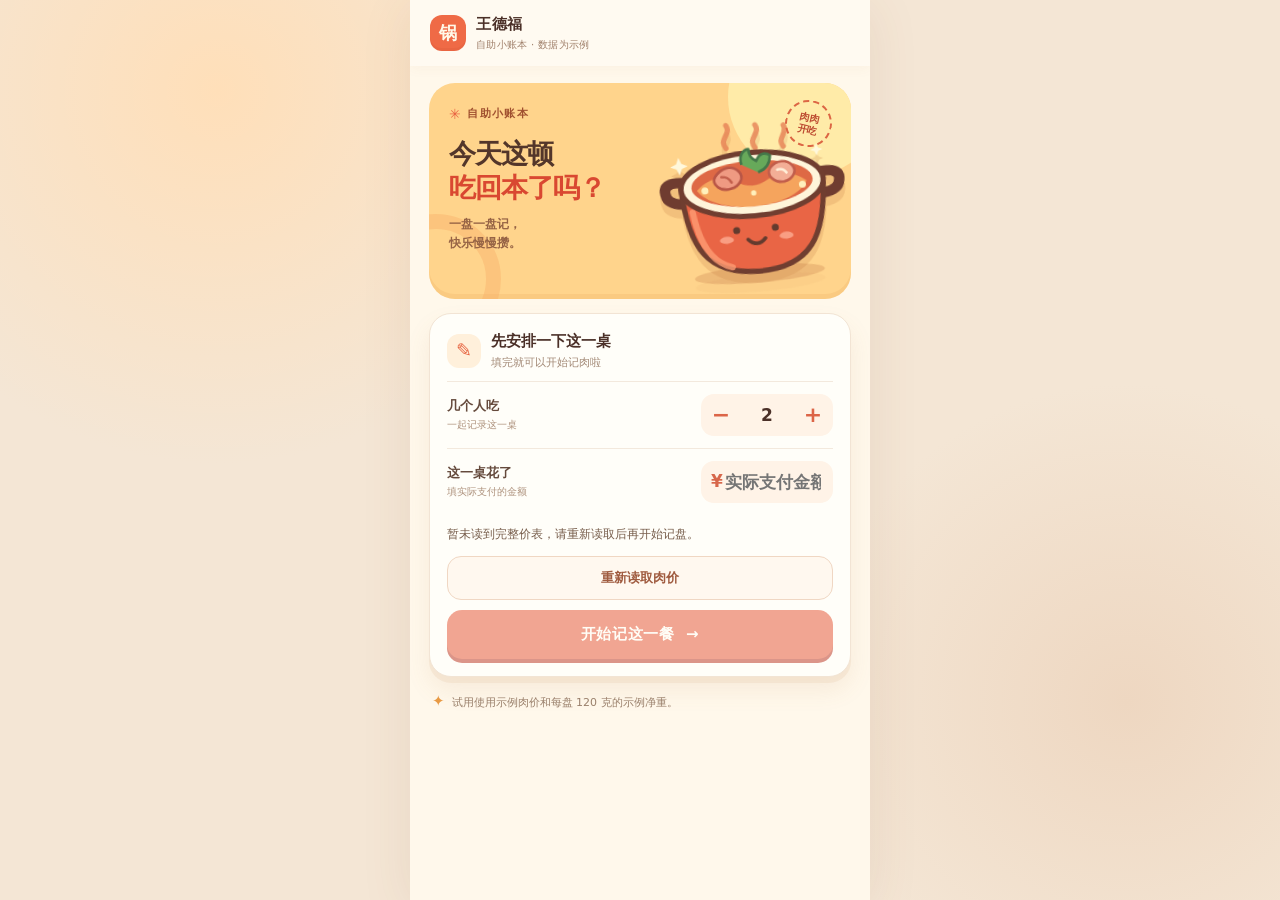
<file: index.html>
<!DOCTYPE html>
<html lang="zh-CN">
<head>
<meta charset="UTF-8">
<meta name="viewport" content="width=device-width, initial-scale=1, viewport-fit=cover">
<meta name="theme-color" content="#fff8eb">
<title>王德福 · 今天这顿吃回本了吗？</title>
<style>
  :root{
    --bg:#EDEFE9;
    --surface:#FDFDFB;
    --line:#C7CEC3;
    --line-soft:#DDE2D8;
    --ink:#12180F;
    --ink-2:#4A544A;
    --ink-3:#8A938A;
    --good:#1F5C46;
    --bad:#9C3B2A;
    --accent:#1F5C46;
    --mono:ui-monospace,"SF Mono",Menlo,Consolas,monospace;
  }
  *{box-sizing:border-box;-webkit-tap-highlight-color:transparent}
  html,body{margin:0;padding:0}
  body{
    background:var(--bg);color:var(--ink);
    font-family:-apple-system,BlinkMacSystemFont,"SF Pro Text","PingFang SC","Helvetica Neue",sans-serif;
    font-size:15px;line-height:1.45;-webkit-font-smoothing:antialiased;
  }
  .shell{max-width:460px;margin:0 auto;min-height:100vh;background:var(--bg);
    border-left:1px solid var(--line-soft);border-right:1px solid var(--line-soft);
    display:flex;flex-direction:column}

  /* header */
  header{position:sticky;top:0;z-index:20;background:var(--bg);border-bottom:1px solid var(--line);
    padding:13px 18px 12px;display:flex;align-items:center;gap:10px}
  .mark{width:9px;height:9px;background:var(--accent);flex:0 0 auto}
  .brand{flex:1;min-width:0}
  .brand h1{margin:0;font-size:15px;font-weight:600;letter-spacing:.02em}
  .brand p{margin:2px 0 0;font-size:10px;color:var(--ink-3);letter-spacing:.08em;text-transform:uppercase}
  .chip{border:1px solid var(--line);background:transparent;color:var(--ink-2);font-family:var(--mono);
    font-size:11px;padding:6px 9px;cursor:pointer;border-radius:1px;white-space:nowrap}
  .gear{border:1px solid var(--line);background:transparent;color:var(--ink-2);
    width:30px;height:30px;font-size:13px;line-height:1;cursor:pointer;border-radius:1px;flex:0 0 auto}

  main{flex:1;padding:0 18px}
  .hide{display:none !important}

  /* start view */
  .start{padding:28px 0 24px}
  .start .lead{font-size:11px;letter-spacing:.14em;text-transform:uppercase;color:var(--ink-3);margin:0 0 18px}
  .start h2{margin:0 0 6px;font-size:22px;font-weight:600;letter-spacing:-.01em;line-height:1.3}
  .start .sub{margin:0 0 26px;font-size:12px;color:var(--ink-3);line-height:1.6}
  .block{border:1px solid var(--line);background:var(--surface);padding:12px 14px 14px;margin-bottom:12px}
  .block label{display:block;font-size:10px;letter-spacing:.12em;text-transform:uppercase;color:var(--ink-3);margin-bottom:9px}
  .stepper{display:flex;align-items:stretch;border:1px solid var(--line);background:var(--bg)}
  .stepper button{width:44px;border:0;background:transparent;font-size:19px;color:var(--ink);
    cursor:pointer;font-family:var(--mono);padding:0;line-height:1}
  .stepper button:active{background:var(--line-soft)}
  .stepper input{flex:1;min-width:0;width:100%;border:0;background:transparent;text-align:center;
    font-family:var(--mono);font-size:18px;color:var(--ink);padding:10px 0;outline:none}
  .money{display:flex;align-items:center;border:1px solid var(--line);background:var(--bg);padding:0 12px}
  .money span{font-family:var(--mono);font-size:14px;color:var(--ink-3)}
  .money input{flex:1;min-width:0;border:0;background:transparent;font-family:var(--mono);
    font-size:18px;color:var(--ink);padding:10px 8px;outline:none;text-align:right}
  .go{width:100%;border:0;background:var(--ink);color:#fff;padding:16px;font-size:15px;
    letter-spacing:.08em;cursor:pointer;border-radius:1px;margin-top:6px}
  .go:active{opacity:.85}
  .resume{width:100%;border:1px solid var(--line);background:transparent;color:var(--ink-2);
    padding:13px;font-size:13px;cursor:pointer;border-radius:1px;margin-top:10px;font-family:inherit}
  .start .tip{margin:18px 0 0;font-size:11px;color:var(--ink-3);line-height:1.7}

  /* rows */
  .rows{padding:10px 0 6px}
  .row{display:flex;align-items:center;gap:12px;border-bottom:1px solid var(--line-soft);padding:11px 0}
  .row:first-child{border-top:1px solid var(--line-soft)}
  .row.on{background:#F1F6EC}
  .rimg{width:54px;height:54px;flex:0 0 auto;border:1px solid var(--line-soft);
    background:repeating-linear-gradient(135deg,#E4E8E0 0 1px,transparent 1px 7px);
    display:flex;align-items:center;justify-content:center}
  .rimg b{font-family:var(--mono);font-size:14px;color:#AEB6AB;font-weight:400}
  .row.on .rimg{border-color:var(--accent)}
  .row.on .rimg b{color:var(--accent)}
  .rmain{flex:1;min-width:0}
  .rname{font-size:14px;font-weight:600;line-height:1.2;white-space:nowrap;overflow:hidden;text-overflow:ellipsis}
  .rprice{font-family:var(--mono);font-size:11px;color:var(--ink-3);margin-top:3px}
  .stepper.sm{border-color:var(--line);flex:0 0 auto;width:132px}
  .stepper.sm button{width:40px;font-size:16px}
  .stepper.sm input{font-size:16px;padding:8px 0}
  .footnote{padding:14px 0 20px;font-size:10px;color:var(--ink-3);line-height:1.7}

  /* dock */
  .dock{position:fixed;left:0;right:0;bottom:0;z-index:30;background:var(--bg);border-top:1px solid var(--ink)}
  .dock-in{max-width:460px;margin:0 auto;padding:0 18px calc(6px + env(safe-area-inset-bottom,0px))}
  .dockgrid{display:grid;grid-template-columns:1fr 1fr auto;gap:10px;align-items:end;padding:11px 0 12px}
  .dcell{cursor:pointer}
  .dcell .k{font-size:9px;letter-spacing:.1em;text-transform:uppercase;color:var(--ink-3);display:block;margin-bottom:2px}
  .dcell .v{font-family:var(--mono);font-size:16px;letter-spacing:-.02em;display:block}
  .dcell .v.big{font-size:20px}
  .dcell .v.good{color:var(--good)}
  .dcell .v.bad{color:var(--bad)}
  .dcell .sub{font-family:var(--mono);font-size:10px;color:var(--ink-3);display:block;margin-top:2px}
  .confirm{border:0;background:var(--ink);color:#fff;font-size:13px;letter-spacing:.1em;
    padding:13px 16px;cursor:pointer;border-radius:1px;font-family:inherit;white-space:nowrap}
  .confirm:active{opacity:.85}
  .confirm[disabled]{background:var(--line);color:#fff;cursor:not-allowed}
  .bar{height:3px;background:var(--line-soft);position:relative;margin-bottom:2px}
  .bar em{position:absolute;left:0;top:0;bottom:0;background:var(--accent);display:block}

  /* sheet */
  .veil{position:fixed;inset:0;background:rgba(18,24,15,.42);z-index:50;display:none;
    align-items:flex-end;justify-content:center}
  .veil.on{display:flex}
  .sheet{width:100%;max-width:460px;background:var(--surface);border-top:1px solid var(--ink);
    max-height:92vh;overflow-y:auto}
  .sheet-head{position:sticky;top:0;background:var(--surface);border-bottom:1px solid var(--line);
    padding:14px 18px;display:flex;justify-content:space-between;align-items:center;gap:10px;z-index:2}
  .sheet-head h3{margin:0;font-size:13px;font-weight:600;letter-spacing:.06em}
  .x{border:1px solid var(--line);background:transparent;width:28px;height:28px;cursor:pointer;
    font-size:14px;line-height:1;color:var(--ink-2);border-radius:1px}
  .sheet-body{padding:16px 18px 26px}

  /* verdict */
  .verdict{position:relative;border:1px solid var(--ink);padding:20px 18px 18px;margin-bottom:18px;overflow:hidden}
  .verdict .pct{font-family:var(--mono);font-size:52px;line-height:.95;letter-spacing:-.04em}
  .verdict .pct i{font-style:normal;font-size:22px;letter-spacing:0;margin-left:2px}
  .verdict .vline{font-size:13px;color:var(--ink-2);margin-top:10px}
  .verdict .vline.strong{font-size:19px;font-weight:600;color:var(--ink);margin-top:12px;letter-spacing:-.01em}
  .verdict.hit .vline.strong{color:var(--good)}
  .verdict.miss .vline.strong{color:var(--bad)}
  .verdict .small{font-family:var(--mono);font-size:11px;color:var(--ink-3);margin-top:6px}
  .verdict.hit{border-color:var(--good)}
  .verdict.hit .pct{color:var(--good)}
  .verdict.miss{border-color:var(--bad)}
  .verdict.miss .pct{color:var(--bad)}
  .stamp{position:absolute;top:14px;right:12px;border:2px solid currentColor;padding:5px 9px;
    font-size:12px;letter-spacing:.18em;transform:rotate(-8deg);opacity:.85;border-radius:2px}
  .verdict.hit .stamp{color:var(--good)}
  .verdict.miss .stamp{color:var(--bad)}
  .stamp.pop{animation:pop .45s cubic-bezier(.2,1.4,.4,1) both}
  @keyframes pop{
    0%{transform:rotate(-8deg) scale(2.1);opacity:0}
    60%{transform:rotate(-8deg) scale(.96);opacity:.95}
    100%{transform:rotate(-8deg) scale(1);opacity:.85}
  }

  .stats{display:grid;grid-template-columns:1fr 1fr 1fr;border:1px solid var(--line);margin-bottom:18px}
  .stats div{padding:10px 12px;border-right:1px solid var(--line)}
  .stats div:last-child{border-right:0}
  .stats .k{font-size:9px;letter-spacing:.1em;text-transform:uppercase;color:var(--ink-3);display:block;margin-bottom:3px}
  .stats .v{font-family:var(--mono);font-size:14px}

  .li{display:flex;justify-content:space-between;align-items:baseline;padding:8px 0;border-bottom:1px dotted var(--line)}
  .li .l{font-size:13px}
  .li .r{font-family:var(--mono);font-size:13px}
  .li .r em{font-style:normal;color:var(--ink-3);font-size:11px;margin-right:8px}
  .empty{font-size:12px;color:var(--ink-3);padding:14px 0}
  .note{font-size:10px;color:var(--ink-3);line-height:1.6;padding:14px 0 0}
  .rowbtns{display:grid;grid-template-columns:1fr 1fr;gap:10px;margin-top:16px}
  .rowbtns button{padding:14px;font-size:13px;letter-spacing:.06em;cursor:pointer;border-radius:1px;font-family:inherit}
  .rowbtns .ghost{border:1px solid var(--line);background:transparent;color:var(--ink-2)}
  .rowbtns .dark{border:0;background:var(--ink);color:#fff}

  /* settings */
  .tabs{display:grid;grid-template-columns:repeat(4,1fr);border:1px solid var(--line);margin-bottom:16px}
  .tabs button{border:0;border-right:1px solid var(--line);background:transparent;padding:9px 2px;
    font-size:11px;color:var(--ink-3);cursor:pointer}
  .tabs button:last-child{border-right:0}
  .tabs button.on{background:var(--ink);color:#fff}
  .tabs button:disabled{opacity:.45;cursor:not-allowed}
  .cfgrow{border-bottom:1px solid var(--line-soft);padding:11px 0}
  .cfgrow .top{display:flex;justify-content:space-between;align-items:baseline;margin-bottom:8px}
  .cfgrow .top b{font-size:13px;font-weight:600}
  .cfgrow .top span{font-family:var(--mono);font-size:11px;color:var(--ink-3)}
  .cfginputs{display:grid;grid-template-columns:1fr 1fr;gap:8px}
  .cfginputs label{display:block;font-size:9px;letter-spacing:.1em;text-transform:uppercase;
    color:var(--ink-3);margin-bottom:4px}
  .cfginputs input{width:100%;border:1px solid var(--line);background:var(--bg);padding:8px;
    font-family:var(--mono);font-size:14px;color:var(--ink);outline:none}
  .warn{background:#F6F1E4;border:1px solid #E0D6BC;padding:10px 12px;font-size:11px;
    color:#6B5B33;line-height:1.55;margin-bottom:16px}
  .save{width:100%;border:0;background:var(--ink);color:#fff;padding:14px;font-size:14px;
    letter-spacing:.06em;cursor:pointer;margin-top:18px;border-radius:1px}
  .codebox{display:flex;gap:8px;margin-top:6px}
  .codebox input{flex:1;border:1px solid var(--line);background:var(--bg);padding:12px;
    font-family:var(--mono);font-size:16px;letter-spacing:.3em;text-align:center;outline:none;color:var(--ink)}
  .codebox button{border:0;background:var(--ink);color:#fff;padding:0 20px;font-size:13px;cursor:pointer}
  .hint{font-size:11px;color:var(--ink-3);margin-top:10px;line-height:1.6}
  .disabled-note{font-size:12px;color:var(--ink-3);padding:24px 0;text-align:center;line-height:1.7}
</style>
<link rel="stylesheet" href="style.css">
<style>
  [hidden]{display:none!important}.net-status,.entry-error{font-size:12px;line-height:1.5}
  .net-status{color:#775d4b;margin:10px 0 3px}.entry-error{color:#a82d24;margin:0}
  .go:disabled{opacity:.55;cursor:wait}.rmeta{font-size:10px;color:#7d624f;margin-top:2px}
</style>
</head>
<body>
<div class="shell">
  <header>
    <span class="mark"></span>
    <div class="brand">
      <h1>王德福</h1>
      <p>自助小账本 · 数据为示例</p>
    </div>
    <button class="chip hide" id="editChip">2 人 · ¥258</button>

  </header>

  <!-- 进入前 -->
  <main id="viewStart" class="start">
    <section class="hero" aria-label="自助餐肉类回本计算器">
      <div class="hero-copy">
        <p class="hero-eyebrow"><span>✳</span> 自助小账本</p>
        <h2>今天这顿<br><strong>吃回本了吗？</strong></h2>
        <p class="hero-sub">一盘一盘记，<br>快乐慢慢攒。</p>
      </div>
      <span class="hero-stamp" aria-hidden="true">肉肉<br>开吃</span>
      <div class="hero-art" aria-hidden="true">
        <svg viewBox="0 0 230 205" xmlns="http://www.w3.org/2000/svg">
          <path d="M89 31c-8-12 8-15 2-26M122 33c-8-12 8-15 2-26M154 34c-7-10 7-14 2-24" fill="none" stroke="#e68155" stroke-width="6" stroke-linecap="round" opacity=".8"/>
          <path d="M42 67c-24-5-29 3-25 14 2 6 10 9 24 10M188 67c24-5 29 3 25 14-2 6-10 9-24 10" fill="none" stroke="#6f3c30" stroke-width="12" stroke-linecap="round"/>
          <ellipse cx="115" cy="176" rx="74" ry="10" fill="#bd6d3c" opacity=".25"/>
          <path d="M34 73c3 67 22 100 81 100s78-33 81-100Z" fill="#e96545" stroke="#703e30" stroke-width="6" stroke-linejoin="round"/>
          <path d="M45 100c5 38 19 60 40 66" fill="none" stroke="#ff9d73" stroke-width="7" stroke-linecap="round" opacity=".8"/>
          <ellipse cx="115" cy="74" rx="81" ry="36" fill="#fff5da" stroke="#703e30" stroke-width="6"/>
          <ellipse cx="115" cy="73" rx="69" ry="26" fill="#de6945"/>
          <path d="M52 76c14-13 31-16 44-7 12 8 23 9 37 1 16-9 33-5 44 5-8 15-32 24-62 24S61 90 52 76Z" fill="#f5a45d"/>
          <path d="M74 62c8-10 20-12 27-4s-1 17-10 19c-11 3-23-6-17-15Z" fill="#ef9a82" stroke="#b95646" stroke-width="3"/>
          <path d="M81 63c5 0 9 3 11 7M137 57c8-8 19-8 25-1s0 16-10 18c-11 1-21-8-15-17Z" fill="#f3ae96" stroke="#c25e4b" stroke-width="3" stroke-linecap="round"/>
          <path d="M145 60c4-1 8 1 10 4" fill="none" stroke="#fff0da" stroke-width="3" stroke-linecap="round"/>
          <path d="M105 51c-3-10 3-17 9-17 0 7 2 11 8 14 4-9 12-9 16-5-1 10-7 16-15 18" fill="#67a95a" stroke="#447749" stroke-width="3" stroke-linejoin="round"/>
          <circle cx="61" cy="77" r="4" fill="#fff0bc"/><circle cx="172" cy="79" r="4" fill="#fff0bc"/><circle cx="116" cy="84" r="3" fill="#fff0bc"/>
          <circle cx="93" cy="125" r="4" fill="#633b2e"/><circle cx="137" cy="125" r="4" fill="#633b2e"/>
          <path d="M105 136c6 7 14 7 20 0" fill="none" stroke="#633b2e" stroke-width="4" stroke-linecap="round"/>
          <ellipse cx="81" cy="135" rx="8" ry="4" fill="#f99e83"/><ellipse cx="149" cy="135" rx="8" ry="4" fill="#f99e83"/>
          <path d="M34 37l3 7 7 3-7 3-3 7-3-7-7-3 7-3ZM191 34l2 5 5 2-5 2-2 5-2-5-5-2 5-2Z" fill="#fff8dc"/>
        </svg>
      </div>
    </section>

    <section class="start-card" aria-label="填写就餐信息">
      <div class="section-heading">
        <span class="section-icon" aria-hidden="true">✎</span>
        <div><h3>先安排一下这一桌</h3><p>填完就可以开始记肉啦</p></div>
      </div>
      <div class="block">
        <div class="field-label"><label for="people">几个人吃</label><small>一起记录这一桌</small></div>
        <div class="stepper">
          <button data-step="people" data-dir="-1" aria-label="减少人数">−</button>
          <input id="people" type="text" inputmode="numeric" value="2" aria-label="就餐人数">
          <button data-step="people" data-dir="1" aria-label="增加人数">+</button>
        </div>
      </div>
      <div class="block">
        <div class="field-label"><label for="spend">这一桌花了</label><small>填实际支付的金额</small></div>
        <div class="money"><span>¥</span><input id="spend" type="text" inputmode="decimal" value="" placeholder="实际支付金额" aria-label="全桌实际支付金额"></div>
      </div>
      <p class="net-status" id="priceStatus" role="status">正在读取示例肉价…</p>
      <button class="resume" id="retryPrices" type="button" hidden>重新读取肉价</button>
      <p class="entry-error" id="entryError" role="status"></p>
      <button class="go" id="startBtn" disabled>开始记这一餐&nbsp; →</button>
      <button class="resume hide" id="resumeBtn" disabled></button>
    </section>
    <p class="tip"><span class="tip-star" aria-hidden="true">✦</span><span>试用使用示例肉价和每盘 120 克的示例净重。</span></p>
  </main>

  <!-- 记录页 -->
  <main id="viewRecord" class="hide">
    <div class="record-intro">
      <div><p class="record-eyebrow">今天的肉肉小账本</p><h2>拿一盘，记一盘 <span>✦</span></h2><p>吃了什么，轻轻一点就记下</p></div>
      <span class="record-stamp" aria-hidden="true">🍽</span>
    </div>
    <div class="list-heading"><strong>今天吃了这些</strong><span>套餐内六种肉 · 示例数据</span></div>
    <div class="rows" id="rows"></div>
    <p class="footnote">按老板提供的每斤进价与每盘生重估算，只含肉类，不代表整顿饭的价值。</p>
  </main>
</div>

<div class="dock hide" id="dock">
  <div class="dock-in">
    <div class="dockgrid">
      <div class="dcell" id="tapCost">
        <span class="k">肉成本</span>
        <span class="v big" id="sCost">¥0</span>
        <span class="sub" id="sPaidSub">已付 ¥0</span>
      </div>
      <div class="dcell" id="tapDiff" style="text-align:left">
        <span class="k" id="sDiffK">还差</span>
        <span class="v" id="sDiff">¥0</span>
      </div>
      <button class="confirm" id="confirmBtn">确认吃完</button>
    </div>
    <div class="bar"><em id="barFill" style="width:0%"></em></div>
  </div>
</div>

<!-- 结果 / 明细 -->
<div class="veil" id="veilResult">
  <div class="sheet">
    <div class="sheet-head">
      <h3 id="resultTitle">这一餐的结果</h3>
      <button class="x" data-close="veilResult">✕</button>
    </div>
    <div class="sheet-body">
      <div id="verdictBox"></div>
      <div class="stats" id="statsBox"></div>
      <div id="detail"></div>
      <div class="note">按老板提供的每斤进价与每盘生重估算，只含肉类，不代表整顿饭的价值，也不是店铺的盈亏。</div>
      <div class="rowbtns">
        <button class="ghost" id="closeResult">继续记</button>
        <button class="dark" id="newMeal">开新的一餐</button>
      </div>
    </div>
  </div>
</div>

<script src="result-effects.js"></script>
<script>
(function(){
  "use strict";

  var LS_KEY = "wangdefu-customer-trial-v1";
  var priceUrl = "https://wangdefu-price-test.weiaini0519.workers.dev/prices";
  var ready = false, reading = false;

  var DEFAULT_MEATS = [
    { id:"m1", name:"猪肉",           grams:120 },
    { id:"m2", name:"猪高钙",         grams:120 },
    { id:"m3", name:"原切梅花",       grams:120 },
    { id:"m4", name:"原切谷饲眼肉",   grams:120 },
    { id:"m5", name:"原切松板",       grams:120 },
    { id:"m6", name:"奥尔良鸡肉",     grams:120 }
  ];

  function freshSession(){
    return { people:2, spend:"", counts:{}, started:false, startedAt:0, finishedAt:0 };
  }

  var state = load();

  function load(){
    try{
      var raw = localStorage.getItem(LS_KEY);
      if(raw){
        var o = JSON.parse(raw);
        var s = o.session || freshSession();
        if(!s.counts) s.counts = {};
        if(typeof s.started !== "boolean") s.started = false;
        if(!s.startedAt) s.startedAt = 0;
        if(!s.finishedAt) s.finishedAt = 0;
        return { meats:[], session:s };
      }
    }catch(e){}
    return { meats:[], session:freshSession() };
  }

  function save(){ try{ localStorage.setItem(LS_KEY, JSON.stringify({session:state.session})); }catch(e){} }

  function unitCost(m){
    var p = Number(m.price) || 0, g = Number(m.grams) || 0;
    return p / 500 * g;
  }
  function money(n){
    return window.BuffetResultEffects.formatMoney(n);
  }
  function pad2(n){ return n < 10 ? "0" + n : String(n); }
  function esc(s){
    return String(s).replace(/[&<>"']/g, function(c){
      return ({"&":"&amp;","<":"&lt;",">":"&gt;","\"":"&quot;","'":"&#39;"})[c];
    });
  }
  function hhmm(ts){
    var d = new Date(ts);
    return pad2(d.getHours()) + ":" + pad2(d.getMinutes());
  }

  var rowsEl    = document.getElementById("rows");
  var viewStart = document.getElementById("viewStart");
  var viewRec   = document.getElementById("viewRecord");
  var dock      = document.getElementById("dock");
  var editChip  = document.getElementById("editChip");
  var resumeBtn = document.getElementById("resumeBtn");
  var confirmBtn= document.getElementById("confirmBtn");

  function totalPlates(){
    var n = 0;
    for(var k in state.session.counts){ n += state.session.counts[k] || 0; }
    return n;
  }

  /* rows */
  function renderRows(){
    rowsEl.innerHTML = "";
    state.meats.forEach(function(m, i){
      var n = state.session.counts[m.id] || 0;
      var row = document.createElement("div");
      row.className = "row" + (n > 0 ? " on" : "");
      row.setAttribute("data-id", m.id);
      row.innerHTML =
        '<div class="rimg"><b>' + pad2(i+1) + '</b></div>' +
        '<div class="rmain">' +
          '<div class="rname">' + esc(m.name) + '</div>' +
          '<div class="rprice">¥' + unitCost(m).toFixed(2) + ' / 盘</div>' +
          '<div class="rmeta">' + m.price + ' 元/斤 · ' + m.grams + ' 克/盘</div>' +
        '</div>' +
        '<div class="stepper sm">' +
          '<button data-meat="' + m.id + '" data-dir="-1" aria-label="减一盘">−</button>' +
          '<input data-meat="' + m.id + '" type="text" inputmode="numeric" value="' + n + '">' +
          '<button data-meat="' + m.id + '" data-dir="1" aria-label="加一盘">+</button>' +
        '</div>';
      rowsEl.appendChild(row);
    });
  }

  function syncRow(id){
    var row = rowsEl.querySelector('.row[data-id="' + id + '"]');
    if(!row) return;
    var n = state.session.counts[id] || 0;
    var inp = row.querySelector("input");
    if(inp && document.activeElement !== inp) inp.value = n;
    row.classList.toggle("on", n > 0);
  }

  /* totals */
  function totals(){
    var cost = 0, items = [];
    state.meats.forEach(function(m){
      var n = state.session.counts[m.id] || 0;
      if(n > 0){
        var sub = n * unitCost(m);
        cost += sub;
        items.push({ name:m.name, n:n, sub:sub });
      }
    });
    items.sort(function(a,b){ return b.sub - a.sub; });
    var paid = Number(state.session.spend) || 0;
    return { cost:cost, paid:paid, diff:cost - paid, items:items };
  }

  function renderSummary(){
    var t = totals();
    document.getElementById("sCost").textContent = money(t.cost);
    document.getElementById("sPaidSub").textContent = "已付 " + money(t.paid);

    var d  = document.getElementById("sDiff");
    var dk = document.getElementById("sDiffK");
    d.classList.remove("good","bad");
    if(t.diff >= 0){ d.textContent = "+" + money(t.diff); d.classList.add("good"); dk.textContent = "已超出"; }
    else { d.textContent = money(-t.diff); d.classList.add("bad"); dk.textContent = "还差"; }

    var pct = t.paid > 0 ? (t.cost / t.paid * 100) : 0;
    var fill = document.getElementById("barFill");
    fill.style.width = Math.max(0, Math.min(100, pct)) + "%";
    fill.style.background = (t.diff >= 0) ? "var(--good)" : "var(--bad)";

    confirmBtn.disabled = (totalPlates() === 0);
  }

  function renderChip(){
    editChip.textContent = (state.session.people || 0) + " 人 · " + money(Number(state.session.spend) || 0);
  }

  function renderView(){
    var started = !!state.session.started;
    viewStart.classList.toggle("hide", started);
    viewRec.classList.toggle("hide", !started);
    dock.classList.toggle("hide", !started);
    editChip.classList.toggle("hide", !started);
    document.querySelector(".shell").style.paddingBottom = started ? "112px" : "0";

    document.getElementById("people").value = state.session.people || 2;
    document.getElementById("spend").value  = state.session.spend || "";

    var plates = totalPlates();
    if(plates > 0){
      resumeBtn.classList.remove("hide");
      var label = "继续这餐（已记 " + plates + " 盘";
      if(state.session.finishedAt) label += " · " + hhmm(state.session.finishedAt) + " 已确认";
      label += "）";
      resumeBtn.textContent = label;
    }else{
      resumeBtn.classList.add("hide");
    }
    renderChip();
  }

  function renderAll(){ renderRows(); renderSummary(); renderView(); }

  /* 任何加减盘都视为"这一餐还没结束" */
  function touchSession(){
    if(state.session.finishedAt) state.session.finishedAt = 0;
  }

  /* row events */
  rowsEl.addEventListener("click", function(e){
    var b = e.target.closest("button[data-meat]");
    if(!b) return;
    var id  = b.getAttribute("data-meat");
    var dir = Number(b.getAttribute("data-dir"));
    var cur = state.session.counts[id] || 0;
    state.session.counts[id] = Math.max(0, cur + dir);
    touchSession();
    save(); syncRow(id); renderSummary();
  });

  rowsEl.addEventListener("input", function(e){
    var inp = e.target.closest("input[data-meat]");
    if(!inp) return;
    var id = inp.getAttribute("data-meat");
    var v = parseInt(inp.value.replace(/[^\d]/g, ""), 10);
    if(isNaN(v)) v = 0;
    v = Math.max(0, Math.min(999, v));
    state.session.counts[id] = v;
    touchSession();
    save();
    var row = inp.closest(".row");
    if(row) row.classList.toggle("on", v > 0);
    renderSummary();
  });

  rowsEl.addEventListener("blur", function(e){
    var inp = e.target.closest("input[data-meat]");
    if(inp){
      var id = inp.getAttribute("data-meat");
      inp.value = state.session.counts[id] || 0;
      syncRow(id);
    }
  }, true);

  /* start view */
  document.querySelectorAll('button[data-step="people"]').forEach(function(b){
    b.addEventListener("click", function(){
      var dir = Number(b.getAttribute("data-dir"));
      var v = (Number(state.session.people) || 0) + dir;
      state.session.people = Math.max(1, Math.min(30, v));
      document.getElementById("people").value = state.session.people;
      save(); renderChip();
    });
  });

  var peopleInput = document.getElementById("people");
  peopleInput.addEventListener("input", function(){
    var v = parseInt(peopleInput.value.replace(/[^\d]/g, ""), 10);
    if(isNaN(v)) v = 1;
    state.session.people = Math.max(1, Math.min(30, v));
    save(); renderChip();
  });
  peopleInput.addEventListener("blur", function(){
    peopleInput.value = state.session.people || 1;
  });

  var spendInput = document.getElementById("spend");
  spendInput.addEventListener("input", function(){
    state.session.spend = spendInput.value.trim();
    document.getElementById("entryError").textContent = "";
    save(); renderChip();
  });

  document.getElementById("startBtn").addEventListener("click", function(){
    if (!ready) return;
    var text = String(state.session.spend).trim();
    if (!/^\d+(?:\.\d{1,2})?$/.test(text) || !Number.isFinite(Number(text)) || Number(text) <= 0) {
      document.getElementById("entryError").textContent = "请填写全桌优惠后实际支付的套餐金额。";
      spendInput.focus();
      return;
    }
    if(totalPlates() > 0){
      if(!confirm("这一餐已经记了 " + totalPlates() + " 盘。开新的一餐会清空这些盘数，确定吗？")) return;
      state.session.counts = {};
      state.session.finishedAt = 0;
    }
    state.session.started = true;
    state.session.startedAt = Date.now();
    save(); renderAll();
    window.scrollTo(0,0);
  });

  resumeBtn.addEventListener("click", function(){
    if (!ready) return;
    state.session.started = true;
    save(); renderAll();
    window.scrollTo(0,0);
  });

  editChip.addEventListener("click", function(){
    state.session.started = false;
    save(); renderAll();
    window.scrollTo(0,0);
  });

  /* result sheet */
  var veilResult = document.getElementById("veilResult");

  function renderResult(animate){
    var t = totals();
    var people = Number(state.session.people) || 0;

    var vb = document.getElementById("verdictBox");
    if(!t.items.length){
      vb.innerHTML = '<div class="verdict"><div class="pct">—</div>' +
        '<div class="vline">这一餐还没记肉。</div></div>';
    }else{
      var suggestion = "";
      if(t.paid > 0 && t.cost < t.paid){
        var best = null;
        state.meats.forEach(function(m){
          var u = unitCost(m);
          if(u > 0 && (!best || u > best.u)) best = { name:m.name, u:u };
        });
        var need = (best && best.u > 0) ? Math.ceil(-t.diff / best.u) : 99;
        if(need > 0 && need <= 5 && best){
          suggestion = "再来 " + need + " 盘" + best.name + "就回本了";
        }
      }
      vb.innerHTML = window.BuffetResultEffects.renderResultCard(t.cost, t.paid, animate, suggestion);
    }

    document.getElementById("statsBox").innerHTML =
      '<div><span class="k">盘数</span><span class="v">' + totalPlates() + '</span></div>' +
      '<div><span class="k">人均肉成本</span><span class="v">' + (people ? money(t.cost / people) : "—") + '</span></div>' +
      '<div><span class="k">人均已付</span><span class="v">' + (people ? money(t.paid / people) : "—") + '</span></div>';

    var box = document.getElementById("detail");
    if(!t.items.length){
      box.innerHTML = '<div class="empty">还没记肉。</div>';
    }else{
      box.innerHTML = t.items.map(function(it){
        return '<div class="li"><span class="l">' + esc(it.name) + '</span>' +
               '<span class="r"><em>×' + it.n + '</em>' + money(it.sub) + '</span></div>';
      }).join("");
    }

    document.getElementById("resultTitle").textContent =
      state.session.finishedAt ? "这一餐 · " + hhmm(state.session.finishedAt) + " 确认" : "这一餐的结果";
  }

  function openResult(markDone){
    if(markDone){
      state.session.finishedAt = Date.now();
      save();
    }
    renderResult(!!markDone);
    veilResult.classList.add("on");
  }

  confirmBtn.addEventListener("click", function(){
    if(totalPlates() === 0) return;
    openResult(true);
  });

  document.getElementById("tapCost").addEventListener("click", function(){ openResult(false); });
  document.getElementById("tapDiff").addEventListener("click", function(){ openResult(false); });
  document.getElementById("closeResult").addEventListener("click", function(){
    veilResult.classList.remove("on");
  });

  document.getElementById("newMeal").addEventListener("click", function(){
    if(!confirm("清空这一餐的盘数，从新的一餐开始？")) return;
    var p = state.session.people, s = state.session.spend;
    state.session = freshSession();
    state.session.people = p;
    state.session.spend = s;
    state.session.started = false;
    save(); renderAll();
    veilResult.classList.remove("on");
    window.scrollTo(0,0);
  });

  document.querySelectorAll("[data-close]").forEach(function(button) {
    button.addEventListener("click", function() { veilResult.classList.remove("on"); });
  });
  veilResult.addEventListener("click", function(event) {
    if (event.target === veilResult) veilResult.classList.remove("on");
  });

  async function fetchMenu() {
    if (reading) return;
    reading = true;
    ready = false;
    var start = document.getElementById("startBtn");
    var retry = document.getElementById("retryPrices");
    var status = document.getElementById("priceStatus");
    start.disabled = resumeBtn.disabled = true;
    retry.hidden = true;
    viewRec.classList.add("hide"); dock.classList.add("hide"); editChip.classList.add("hide");
    veilResult.classList.remove("on"); viewStart.classList.remove("hide");
    rowsEl.replaceChildren(); state.meats = [];
    status.textContent = "正在读取老板保存的示例肉价…";
    try {
      var response = await fetch(priceUrl, {cache:"no-store", credentials:"omit", redirect:"error",
        referrerPolicy:"no-referrer", signal:AbortSignal.timeout(15000)});
      if (!response.ok) throw new Error();
      var data = await response.json();
      if (data.error || !Number.isSafeInteger(data.savedAt) || data.savedAt <= 0 || !data.prices ||
          typeof data.prices !== "object" || Array.isArray(data.prices)) throw new Error();
      state.meats = DEFAULT_MEATS.map(function(item) {
        var price = data.prices[item.name];
        if (typeof price !== "number" || !Number.isFinite(price) || price < 0 || price > 100000) throw new Error();
        return {...item, price:price};
      });
      ready = true;
      start.disabled = resumeBtn.disabled = false;
      status.textContent = "已读取老板保存的六项示例肉价 · 更新于 " + new Date(data.savedAt).toLocaleTimeString("zh-CN",{hour12:false});
      renderAll();
    } catch (error) {
      status.textContent = "暂未读到完整价表，请重新读取后再开始记盘。";
      retry.hidden = false;
    } finally { reading = false; }
  }

  /* boot */
  document.getElementById("retryPrices").addEventListener("click", fetchMenu);
  window.addEventListener("pageshow", function(event) { if (event.persisted) fetchMenu(); });
  fetchMenu();
})();
</script>
</body>
</html>
</file>
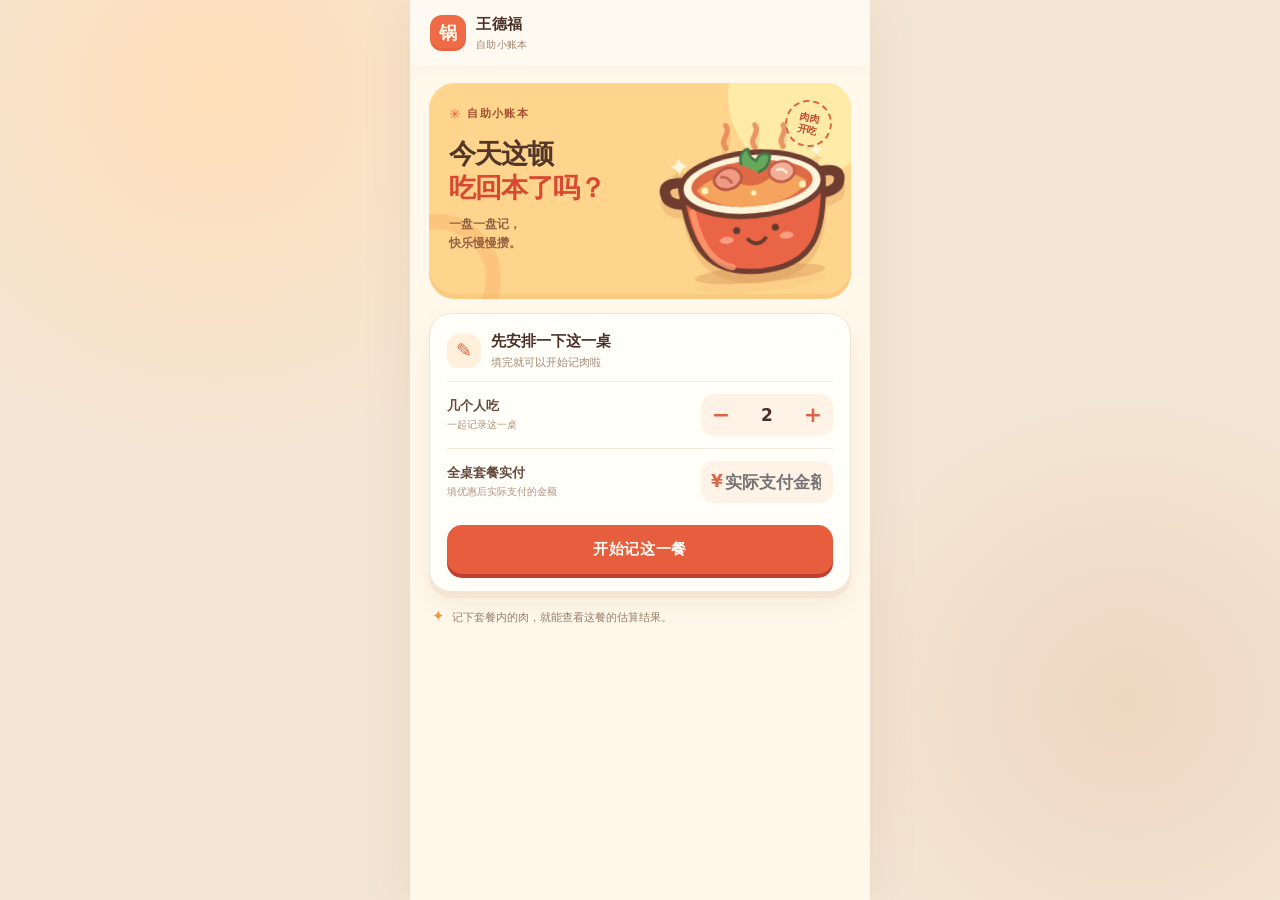
<file: next/index.html>
<!DOCTYPE html>
<html lang="zh-CN">
<head>
<meta charset="UTF-8">
<meta name="viewport" content="width=device-width, initial-scale=1, viewport-fit=cover">
<meta name="theme-color" content="#fff8eb">
<title>王德福 · 今天这顿吃回本了吗？</title>
<style>
  :root{
    --bg:#EDEFE9;
    --surface:#FDFDFB;
    --line:#C7CEC3;
    --line-soft:#DDE2D8;
    --ink:#12180F;
    --ink-2:#4A544A;
    --ink-3:#8A938A;
    --good:#1F5C46;
    --bad:#9C3B2A;
    --accent:#1F5C46;
    --mono:ui-monospace,"SF Mono",Menlo,Consolas,monospace;
  }
  *{box-sizing:border-box;-webkit-tap-highlight-color:transparent}
  html,body{margin:0;padding:0}
  body{
    background:var(--bg);color:var(--ink);
    font-family:-apple-system,BlinkMacSystemFont,"SF Pro Text","PingFang SC","Helvetica Neue",sans-serif;
    font-size:15px;line-height:1.45;-webkit-font-smoothing:antialiased;
  }
  .shell{max-width:460px;margin:0 auto;min-height:100vh;background:var(--bg);
    border-left:1px solid var(--line-soft);border-right:1px solid var(--line-soft);
    display:flex;flex-direction:column}

  /* header */
  header{position:sticky;top:0;z-index:20;background:var(--bg);border-bottom:1px solid var(--line);
    padding:13px 18px 12px;display:flex;align-items:center;gap:10px}
  .mark{width:9px;height:9px;background:var(--accent);flex:0 0 auto}
  .brand{flex:1;min-width:0}
  .brand h1{margin:0;font-size:15px;font-weight:600;letter-spacing:.02em}
  .brand p{margin:2px 0 0;font-size:10px;color:var(--ink-3);letter-spacing:.08em;text-transform:uppercase}
  .chip{border:1px solid var(--line);background:transparent;color:var(--ink-2);font-family:var(--mono);
    font-size:11px;padding:6px 9px;cursor:pointer;border-radius:1px;white-space:nowrap}
  .gear{border:1px solid var(--line);background:transparent;color:var(--ink-2);
    width:30px;height:30px;font-size:13px;line-height:1;cursor:pointer;border-radius:1px;flex:0 0 auto}

  main{flex:1;padding:0 18px}
  .hide{display:none !important}

  /* start view */
  .start{padding:28px 0 24px}
  .start .lead{font-size:11px;letter-spacing:.14em;text-transform:uppercase;color:var(--ink-3);margin:0 0 18px}
  .start h2{margin:0 0 6px;font-size:22px;font-weight:600;letter-spacing:-.01em;line-height:1.3}
  .start .sub{margin:0 0 26px;font-size:12px;color:var(--ink-3);line-height:1.6}
  .block{border:1px solid var(--line);background:var(--surface);padding:12px 14px 14px;margin-bottom:12px}
  .block label{display:block;font-size:10px;letter-spacing:.12em;text-transform:uppercase;color:var(--ink-3);margin-bottom:9px}
  .stepper{display:flex;align-items:stretch;border:1px solid var(--line);background:var(--bg)}
  .stepper button{width:44px;border:0;background:transparent;font-size:19px;color:var(--ink);
    cursor:pointer;font-family:var(--mono);padding:0;line-height:1}
  .stepper button:active{background:var(--line-soft)}
  .stepper input{flex:1;min-width:0;width:100%;border:0;background:transparent;text-align:center;
    font-family:var(--mono);font-size:18px;color:var(--ink);padding:10px 0;outline:none}
  .money{display:flex;align-items:center;border:1px solid var(--line);background:var(--bg);padding:0 12px}
  .money span{font-family:var(--mono);font-size:14px;color:var(--ink-3)}
  .money input{flex:1;min-width:0;border:0;background:transparent;font-family:var(--mono);
    font-size:18px;color:var(--ink);padding:10px 8px;outline:none;text-align:right}
  .go{width:100%;border:0;background:var(--ink);color:#fff;padding:16px;font-size:15px;
    letter-spacing:.08em;cursor:pointer;border-radius:1px;margin-top:6px}
  .go:active{opacity:.85}
  .resume{width:100%;border:1px solid var(--line);background:transparent;color:var(--ink-2);
    padding:13px;font-size:13px;cursor:pointer;border-radius:1px;margin-top:10px;font-family:inherit}
  .start .tip{margin:18px 0 0;font-size:11px;color:var(--ink-3);line-height:1.7}

  /* rows */
  .rows{padding:10px 0 6px}
  .row{display:flex;align-items:center;gap:12px;border-bottom:1px solid var(--line-soft);padding:11px 0}
  .row:first-child{border-top:1px solid var(--line-soft)}
  .row.on{background:#F1F6EC}
  .rimg{width:54px;height:54px;flex:0 0 auto;border:1px solid var(--line-soft);
    background:repeating-linear-gradient(135deg,#E4E8E0 0 1px,transparent 1px 7px);
    display:flex;align-items:center;justify-content:center}
  .rimg b{font-family:var(--mono);font-size:14px;color:#AEB6AB;font-weight:400}
  .row.on .rimg{border-color:var(--accent)}
  .row.on .rimg b{color:var(--accent)}
  .rmain{flex:1;min-width:0}
  .rname{font-size:14px;font-weight:600;line-height:1.2;white-space:nowrap;overflow:hidden;text-overflow:ellipsis}
  .rprice{font-family:var(--mono);font-size:11px;color:var(--ink-3);margin-top:3px}
  .stepper.sm{border-color:var(--line);flex:0 0 auto;width:132px}
  .stepper.sm button{width:40px;font-size:16px}
  .stepper.sm input{font-size:16px;padding:8px 0}
  .footnote{padding:14px 0 20px;font-size:10px;color:var(--ink-3);line-height:1.7}

  /* dock */
  .dock{position:fixed;left:0;right:0;bottom:0;z-index:30;background:var(--bg);border-top:1px solid var(--ink)}
  .dock-in{max-width:460px;margin:0 auto;padding:0 18px calc(6px + env(safe-area-inset-bottom,0px))}
  .dockgrid{display:grid;grid-template-columns:1fr 1fr auto;gap:10px;align-items:end;padding:11px 0 12px}
  .dcell{cursor:pointer}
  .dcell .k{font-size:9px;letter-spacing:.1em;text-transform:uppercase;color:var(--ink-3);display:block;margin-bottom:2px}
  .dcell .v{font-family:var(--mono);font-size:16px;letter-spacing:-.02em;display:block}
  .dcell .v.big{font-size:20px}
  .dcell .v.good{color:var(--good)}
  .dcell .v.bad{color:var(--bad)}
  .dcell .sub{font-family:var(--mono);font-size:10px;color:var(--ink-3);display:block;margin-top:2px}
  .confirm{border:0;background:var(--ink);color:#fff;font-size:13px;letter-spacing:.1em;
    padding:13px 16px;cursor:pointer;border-radius:1px;font-family:inherit;white-space:nowrap}
  .confirm:active{opacity:.85}
  .confirm[disabled]{background:var(--line);color:#fff;cursor:not-allowed}
  .bar{height:3px;background:var(--line-soft);position:relative;margin-bottom:2px}
  .bar em{position:absolute;left:0;top:0;bottom:0;background:var(--accent);display:block}

  /* sheet */
  .veil{position:fixed;inset:0;background:rgba(18,24,15,.42);z-index:50;display:none;
    align-items:flex-end;justify-content:center}
  .veil.on{display:flex}
  .sheet{width:100%;max-width:460px;background:var(--surface);border-top:1px solid var(--ink);
    max-height:92vh;overflow-y:auto}
  .sheet-head{position:sticky;top:0;background:var(--surface);border-bottom:1px solid var(--line);
    padding:14px 18px;display:flex;justify-content:space-between;align-items:center;gap:10px;z-index:2}
  .sheet-head h3{margin:0;font-size:13px;font-weight:600;letter-spacing:.06em}
  .x{border:1px solid var(--line);background:transparent;width:28px;height:28px;cursor:pointer;
    font-size:14px;line-height:1;color:var(--ink-2);border-radius:1px}
  .sheet-body{padding:16px 18px 26px}

  /* verdict */
  .verdict{position:relative;border:1px solid var(--ink);padding:20px 18px 18px;margin-bottom:18px;overflow:hidden}
  .verdict .pct{font-family:var(--mono);font-size:52px;line-height:.95;letter-spacing:-.04em}
  .verdict .pct i{font-style:normal;font-size:22px;letter-spacing:0;margin-left:2px}
  .verdict .vline{font-size:13px;color:var(--ink-2);margin-top:10px}
  .verdict .vline.strong{font-size:19px;font-weight:600;color:var(--ink);margin-top:12px;letter-spacing:-.01em}
  .verdict.hit .vline.strong{color:var(--good)}
  .verdict.miss .vline.strong{color:var(--bad)}
  .verdict .small{font-family:var(--mono);font-size:11px;color:var(--ink-3);margin-top:6px}
  .verdict.hit{border-color:var(--good)}
  .verdict.hit .pct{color:var(--good)}
  .verdict.miss{border-color:var(--bad)}
  .verdict.miss .pct{color:var(--bad)}
  .stamp{position:absolute;top:14px;right:12px;border:2px solid currentColor;padding:5px 9px;
    font-size:12px;letter-spacing:.18em;transform:rotate(-8deg);opacity:.85;border-radius:2px}
  .verdict.hit .stamp{color:var(--good)}
  .verdict.miss .stamp{color:var(--bad)}
  .stamp.pop{animation:pop .45s cubic-bezier(.2,1.4,.4,1) both}
  @keyframes pop{
    0%{transform:rotate(-8deg) scale(2.1);opacity:0}
    60%{transform:rotate(-8deg) scale(.96);opacity:.95}
    100%{transform:rotate(-8deg) scale(1);opacity:.85}
  }

  .stats{display:grid;grid-template-columns:1fr 1fr 1fr;border:1px solid var(--line);margin-bottom:18px}
  .stats div{padding:10px 12px;border-right:1px solid var(--line)}
  .stats div:last-child{border-right:0}
  .stats .k{font-size:9px;letter-spacing:.1em;text-transform:uppercase;color:var(--ink-3);display:block;margin-bottom:3px}
  .stats .v{font-family:var(--mono);font-size:14px}

  .li{display:flex;justify-content:space-between;align-items:baseline;padding:8px 0;border-bottom:1px dotted var(--line)}
  .li .l{font-size:13px}
  .li .r{font-family:var(--mono);font-size:13px}
  .li .r em{font-style:normal;color:var(--ink-3);font-size:11px;margin-right:8px}
  .empty{font-size:12px;color:var(--ink-3);padding:14px 0}
  .note{font-size:10px;color:var(--ink-3);line-height:1.6;padding:14px 0 0}
  .rowbtns{display:grid;grid-template-columns:1fr 1fr;gap:10px;margin-top:16px}
  .rowbtns button{padding:14px;font-size:13px;letter-spacing:.06em;cursor:pointer;border-radius:1px;font-family:inherit}
  .rowbtns .ghost{border:1px solid var(--line);background:transparent;color:var(--ink-2)}
  .rowbtns .dark{border:0;background:var(--ink);color:#fff}

  /* settings */
  .tabs{display:grid;grid-template-columns:repeat(4,1fr);border:1px solid var(--line);margin-bottom:16px}
  .tabs button{border:0;border-right:1px solid var(--line);background:transparent;padding:9px 2px;
    font-size:11px;color:var(--ink-3);cursor:pointer}
  .tabs button:last-child{border-right:0}
  .tabs button.on{background:var(--ink);color:#fff}
  .tabs button:disabled{opacity:.45;cursor:not-allowed}
  .cfgrow{border-bottom:1px solid var(--line-soft);padding:11px 0}
  .cfgrow .top{display:flex;justify-content:space-between;align-items:baseline;margin-bottom:8px}
  .cfgrow .top b{font-size:13px;font-weight:600}
  .cfgrow .top span{font-family:var(--mono);font-size:11px;color:var(--ink-3)}
  .cfginputs{display:grid;grid-template-columns:1fr 1fr;gap:8px}
  .cfginputs label{display:block;font-size:9px;letter-spacing:.1em;text-transform:uppercase;
    color:var(--ink-3);margin-bottom:4px}
  .cfginputs input{width:100%;border:1px solid var(--line);background:var(--bg);padding:8px;
    font-family:var(--mono);font-size:14px;color:var(--ink);outline:none}
  .warn{background:#F6F1E4;border:1px solid #E0D6BC;padding:10px 12px;font-size:11px;
    color:#6B5B33;line-height:1.55;margin-bottom:16px}
  .save{width:100%;border:0;background:var(--ink);color:#fff;padding:14px;font-size:14px;
    letter-spacing:.06em;cursor:pointer;margin-top:18px;border-radius:1px}
  .codebox{display:flex;gap:8px;margin-top:6px}
  .codebox input{flex:1;border:1px solid var(--line);background:var(--bg);padding:12px;
    font-family:var(--mono);font-size:16px;letter-spacing:.3em;text-align:center;outline:none;color:var(--ink)}
  .codebox button{border:0;background:var(--ink);color:#fff;padding:0 20px;font-size:13px;cursor:pointer}
  .hint{font-size:11px;color:var(--ink-3);margin-top:10px;line-height:1.6}
  .disabled-note{font-size:12px;color:var(--ink-3);padding:24px 0;text-align:center;line-height:1.7}
</style>
<link rel="stylesheet" href="style.css">
<style>
  [hidden]{display:none!important}.net-status,.entry-error{font-size:12px;line-height:1.5}
  .net-status{color:#775d4b;margin:10px 0 3px}.entry-error{color:#a82d24;margin:0}
  .go:disabled{opacity:.55;cursor:wait}.rmeta{font-size:10px;color:#7d624f;margin-top:2px}
</style>
</head>
<body>
<div class="shell">
  <header>
    <span class="mark"></span>
    <div class="brand">
      <h1>王德福</h1>
      <p id="brandNote">自助小账本</p>
    </div>
    <button class="chip hide" id="editChip">2 人 · ¥258</button>
    
  </header>

  <!-- 进入前 -->
  <main id="viewStart" class="start">
    <section class="hero" aria-label="自助餐肉类回本计算器">
      <div class="hero-copy">
        <p class="hero-eyebrow"><span>✳</span> 自助小账本</p>
        <h2>今天这顿<br><strong>吃回本了吗？</strong></h2>
        <p class="hero-sub">一盘一盘记，<br>快乐慢慢攒。</p>
      </div>
      <span class="hero-stamp" aria-hidden="true">肉肉<br>开吃</span>
      <div class="hero-art" aria-hidden="true">
        <svg viewBox="0 0 230 205" xmlns="http://www.w3.org/2000/svg">
          <path d="M89 31c-8-12 8-15 2-26M122 33c-8-12 8-15 2-26M154 34c-7-10 7-14 2-24" fill="none" stroke="#e68155" stroke-width="6" stroke-linecap="round" opacity=".8"/>
          <path d="M42 67c-24-5-29 3-25 14 2 6 10 9 24 10M188 67c24-5 29 3 25 14-2 6-10 9-24 10" fill="none" stroke="#6f3c30" stroke-width="12" stroke-linecap="round"/>
          <ellipse cx="115" cy="176" rx="74" ry="10" fill="#bd6d3c" opacity=".25"/>
          <path d="M34 73c3 67 22 100 81 100s78-33 81-100Z" fill="#e96545" stroke="#703e30" stroke-width="6" stroke-linejoin="round"/>
          <path d="M45 100c5 38 19 60 40 66" fill="none" stroke="#ff9d73" stroke-width="7" stroke-linecap="round" opacity=".8"/>
          <ellipse cx="115" cy="74" rx="81" ry="36" fill="#fff5da" stroke="#703e30" stroke-width="6"/>
          <ellipse cx="115" cy="73" rx="69" ry="26" fill="#de6945"/>
          <path d="M52 76c14-13 31-16 44-7 12 8 23 9 37 1 16-9 33-5 44 5-8 15-32 24-62 24S61 90 52 76Z" fill="#f5a45d"/>
          <path d="M74 62c8-10 20-12 27-4s-1 17-10 19c-11 3-23-6-17-15Z" fill="#ef9a82" stroke="#b95646" stroke-width="3"/>
          <path d="M81 63c5 0 9 3 11 7M137 57c8-8 19-8 25-1s0 16-10 18c-11 1-21-8-15-17Z" fill="#f3ae96" stroke="#c25e4b" stroke-width="3" stroke-linecap="round"/>
          <path d="M145 60c4-1 8 1 10 4" fill="none" stroke="#fff0da" stroke-width="3" stroke-linecap="round"/>
          <path d="M105 51c-3-10 3-17 9-17 0 7 2 11 8 14 4-9 12-9 16-5-1 10-7 16-15 18" fill="#67a95a" stroke="#447749" stroke-width="3" stroke-linejoin="round"/>
          <circle cx="61" cy="77" r="4" fill="#fff0bc"/><circle cx="172" cy="79" r="4" fill="#fff0bc"/><circle cx="116" cy="84" r="3" fill="#fff0bc"/>
          <circle cx="93" cy="125" r="4" fill="#633b2e"/><circle cx="137" cy="125" r="4" fill="#633b2e"/>
          <path d="M105 136c6 7 14 7 20 0" fill="none" stroke="#633b2e" stroke-width="4" stroke-linecap="round"/>
          <ellipse cx="81" cy="135" rx="8" ry="4" fill="#f99e83"/><ellipse cx="149" cy="135" rx="8" ry="4" fill="#f99e83"/>
          <path d="M34 37l3 7 7 3-7 3-3 7-3-7-7-3 7-3ZM191 34l2 5 5 2-5 2-2 5-2-5-5-2 5-2Z" fill="#fff8dc"/>
        </svg>
      </div>
    </section>

    <section class="start-card" aria-label="填写就餐信息">
      <div class="section-heading">
        <span class="section-icon" aria-hidden="true">✎</span>
        <div><h3>先安排一下这一桌</h3><p>填完就可以开始记肉啦</p></div>
      </div>
      <div class="block">
        <div class="field-label"><label for="people">几个人吃</label><small>一起记录这一桌</small></div>
        <div class="stepper">
          <button data-step="people" data-dir="-1" aria-label="减少人数">−</button>
          <input id="people" type="text" inputmode="numeric" value="2" aria-label="就餐人数">
          <button data-step="people" data-dir="1" aria-label="增加人数">+</button>
        </div>
      </div>
      <div class="block">
        <div class="field-label"><label for="spend">全桌套餐实付</label><small>填优惠后实际支付的金额</small></div>
        <div class="money"><span>¥</span><input id="spend" type="text" inputmode="decimal" value="" placeholder="实际支付金额" aria-label="全桌实际支付金额"></div>
      </div>
      <p class="net-status" id="priceStatus" role="status" hidden></p>
      <button class="resume" id="retryPrices" type="button" hidden>重新读取肉价</button>
      <p class="entry-error" id="entryError" role="alert"></p>
      <p class="entry-error" id="storageStatus" role="status"></p>
      <button class="go" id="startBtn" disabled>开始记这一餐</button>
      <button class="resume hide" id="resumeBtn" disabled></button>
    </section>
    <p class="tip"><span class="tip-star" aria-hidden="true">✦</span><span id="sampleTip">记下套餐内的肉，就能查看这餐的估算结果。</span></p>
  </main>

  <!-- 记录页 -->
  <main id="viewRecord" class="hide">
    <div class="record-intro">
      <div><p class="record-eyebrow">今天的肉肉小账本</p><h2>拿一盘，记一盘 <span>✦</span></h2><p>吃了什么，轻轻一点就记下</p></div>
      <span class="record-stamp" aria-hidden="true">🍽</span>
    </div>
    <div class="list-heading"><strong>今天吃了这些</strong><span id="listInfo">套餐内肉类</span></div>
    <p class="entry-error" id="storageStatusRecord" role="status"></p>
    <p class="entry-error" id="countError" role="status"></p>
    <div class="rows" id="rows"></div>
    <p class="footnote">这是已记录肉类的采购成本估算，不等于整顿饭的全部价值，也不等于店铺实际盈亏。</p>
  </main>
</div>

<div class="dock hide" id="dock">
  <div class="dock-in">
    <div class="dockgrid">
      <div class="dcell" id="tapCost">
        <span class="k">肉成本</span>
        <span class="v big" id="sCost">¥0</span>
        <span class="sub" id="sPaidSub">已付 ¥0</span>
      </div>
      <div class="dcell" id="tapDiff" style="text-align:left">
        <span class="k" id="sDiffK">还差</span>
        <span class="v" id="sDiff">¥0</span>
      </div>
      <button class="confirm" id="confirmBtn">确认吃完</button>
    </div>
    <div class="bar"><em id="barFill" style="width:0%"></em></div>
  </div>
</div>

<!-- 结果 / 明细 -->
<div class="veil" id="veilResult">
  <div class="sheet">
    <div class="sheet-head">
      <h3 id="resultTitle">这一餐的结果</h3>
      <button class="x" data-close="veilResult">✕</button>
    </div>
    <div class="sheet-body">
      <div id="verdictBox"></div>
      <div class="stats" id="statsBox"></div>
      <div id="detail"></div>
      <div class="note">按老板提供的每斤进价与每盘生重估算，只含肉类，不代表整顿饭的价值，也不是店铺的盈亏。</div>
      <div class="rowbtns">
        <button class="ghost" id="closeResult">继续记</button>
        <button class="dark" id="newMeal">开新的一餐</button>
      </div>
    </div>
  </div>
</div>

<script id="bundledMenu" type="application/json">
{"storeId":"wangdefu","purpose":"sample","formatVersion":1,"version":1,"savedAt":1795527451827,"source":"trial-prices","items":[
{"id":"m1","name":"猪肉","category":"meat","active":true,"price":20,"grams":120,"image":"emoji:🥩"},
{"id":"m2","name":"猪高钙","category":"meat","active":true,"price":22,"grams":120,"image":"emoji:🥓"},
{"id":"m3","name":"原切梅花","category":"meat","active":true,"price":28,"grams":120,"image":"emoji:🥩"},
{"id":"m4","name":"原切谷饲眼肉","category":"meat","active":true,"price":68,"grams":120,"image":"emoji:🥩"},
{"id":"m5","name":"原切松板","category":"meat","active":true,"price":36,"grams":120,"image":"emoji:🥓"},
{"id":"m6","name":"奥尔良鸡肉","category":"meat","active":true,"price":14,"grams":120,"image":"emoji:🍗"}]}
</script>
<script src="result-effects.js"></script>
<script src="customer.js"></script>
</body>
</html>
</file>
<file: style.css>
/* 独立的视觉演示稿：计算与记录仍使用原演示稿的逻辑。 */
:root{
  --bg:#fff8eb;
  --surface:#fffef9;
  --line:#ead7c3;
  --line-soft:#f1e4d5;
  --ink:#4b3028;
  --ink-2:#74594a;
  --ink-3:#947c6a;
  --good:#39845f;
  --bad:#d7593f;
  --accent:#e45e3c;
  --mono:ui-rounded,"SF Pro Rounded","PingFang SC",system-ui,sans-serif;
}
body{
  color:var(--ink);
  background:#f4e6d5;
  background-image:radial-gradient(circle at 17% 10%,#ffdfb9 0,transparent 28%),radial-gradient(circle at 88% 78%,#eed7c1 0,transparent 24%);
  font-family:"PingFang SC","Hiragino Sans GB","Microsoft YaHei",system-ui,sans-serif;
}
button,input{font-family:inherit}
button:focus-visible,input:focus-visible{outline:3px solid #54887a;outline-offset:3px}
.shell{
  max-width:460px;min-height:100vh;overflow:hidden;
  background:var(--bg);border:0;box-shadow:0 8px 48px #7e4e2e1a;
}
header{
  position:sticky;top:0;z-index:20;min-height:66px;
  padding:11px 20px;background:#fffaf1f5;border:0;
  box-shadow:0 3px 12px #9c5e2d0b;gap:10px;
  backdrop-filter:blur(12px);
}
.mark{
  position:relative;width:36px;height:36px;border-radius:12px;
  background:#ef6a46;box-shadow:inset 0 -3px #c7442e25;
}
.mark::after{content:"锅";position:absolute;inset:0;display:grid;place-items:center;color:#fff8e8;font-size:18px;font-weight:900}
.brand h1{font-size:15px;font-weight:850;letter-spacing:.04em;color:var(--ink)}
.brand p{margin-top:2px;color:#a0806b;font-size:10px;letter-spacing:.03em}
.gear,.chip{
  border:1px solid #f0ddca;background:#fffdfa;color:#876b59;
  border-radius:12px;box-shadow:0 2px 0 #dfc3a42b;
}
.gear{width:38px;height:38px;font-size:17px}
.chip{padding:8px 9px;font-weight:700;font-size:11px}
main{padding:0 19px}
.start{padding:0 19px 24px}
.hero{
  position:relative;isolation:isolate;min-height:216px;overflow:hidden;
  margin:17px 0 0;padding:21px 20px 24px;border-radius:26px;
  background:#ffd48c;box-shadow:inset 0 -5px 0 #eaaa5e3d;
}
.hero::before,.hero::after{content:"";position:absolute;border-radius:50%;pointer-events:none}
.hero::before{width:158px;height:158px;right:-35px;top:-65px;background:#ffeba8}
.hero::after{width:100px;height:100px;left:-58px;bottom:-45px;border:15px solid #f6a45e54}
.hero-copy{position:relative;z-index:2;max-width:215px}
.hero-eyebrow{display:inline-flex;align-items:center;gap:5px;margin:0 0 13px;color:#a0502f;font-size:11px;font-weight:800;letter-spacing:.13em}
.hero-eyebrow span{font-size:14px;color:#e86242}
.hero h2{margin:0;color:#53362a;font-size:27px;line-height:1.23;letter-spacing:-.04em;font-weight:900}
.hero h2 strong{color:#d94831;font-weight:900}
.hero-sub{max-width:148px;margin:11px 0 0;color:#966345;font-size:12px;font-weight:650;line-height:1.6}
.hero-art{position:absolute;z-index:1;right:-5px;bottom:-1px;width:48%;max-width:205px;line-height:0;transform:rotate(-5deg)}
.hero-art svg{display:block;width:100%;height:auto;filter:drop-shadow(0 9px 0 #bb6c3530)}
.hero-stamp{
  position:absolute;right:19px;top:17px;z-index:3;width:47px;height:47px;
  display:grid;place-items:center;text-align:center;border:2px dashed #dc6644;border-radius:50%;
  color:#bd4a30;font-size:10px;font-weight:900;line-height:1.18;transform:rotate(13deg);
}
.start-card{
  position:relative;z-index:3;margin:14px 0 0;padding:17px;
  background:var(--surface);border:1px solid #f2e4d4;border-radius:22px;
  box-shadow:0 6px 0 #e8d0b350,0 13px 25px #ad79421a;
}
.section-heading{display:flex;align-items:center;gap:10px;margin-bottom:10px}
.section-icon{width:34px;height:34px;display:grid;place-items:center;flex:none;border-radius:12px;background:#fff0db;color:#e76542;font-size:19px}
.section-heading h3{margin:0;color:var(--ink);font-size:15px;font-weight:850}
.section-heading p{margin:2px 0 0;color:#a28875;font-size:11px}
.start .block{
  display:flex;align-items:center;justify-content:space-between;gap:14px;
  border:0;border-top:1px solid #f3e9dd;background:transparent;padding:12px 0;margin:0;
}
.field-label{min-width:0}
.start .block label{display:block;margin:0;color:#654a3c;font-size:13px;font-weight:800;letter-spacing:0}
.field-label small{display:block;margin-top:3px;color:#ae927d;font-size:10px}
.stepper{
  flex:0 0 auto;width:132px;min-height:42px;overflow:hidden;
  border:0;border-radius:13px;background:#fff3e7;
}
.stepper button{width:40px;color:#dc6548;font-size:22px;font-weight:600}
.stepper button:active{background:#ffdec9}
.stepper input{font-family:var(--mono);font-size:17px;font-weight:800;padding:8px 0;color:var(--ink)}
.money{width:132px;min-height:42px;padding:0 10px;border:0;border-radius:13px;background:#fff3e7}
.money span{color:#d7674b;font-size:17px;font-weight:800}
.money input{font-family:var(--mono);font-size:17px;font-weight:800;padding:8px 2px;color:var(--ink)}
.go,.save,.confirm,.rowbtns .dark{
  color:#fffdf5;background:#e65e3e;border:0;
  box-shadow:0 4px 0 #bf402e;letter-spacing:.04em;font-weight:850;
}
.go{padding:15px;border-radius:15px;margin-top:10px;font-size:15px}
.go:active,.save:active,.confirm:not(:disabled):active,.rowbtns .dark:active{transform:translateY(2px);box-shadow:0 2px 0 #bf402e;opacity:1}
.resume{border:1px solid #f0d7c3;border-radius:14px;background:#fff8ef;color:#a05c40;padding:12px;font-weight:700}
.start .tip{display:flex;gap:7px;align-items:flex-start;margin:17px 3px 0;color:#9a806c;font-size:11px;line-height:1.6}
.tip-star{color:#e99b45;font-size:15px;line-height:1}
.record-intro{display:flex;align-items:center;justify-content:space-between;gap:12px;padding:23px 1px 18px}
.record-eyebrow{margin:0 0 6px;color:#d97655;font-size:11px;font-weight:850;letter-spacing:.12em}
.record-intro h2{margin:0;color:var(--ink);font-size:23px;line-height:1.25;letter-spacing:-.035em}
.record-intro h2 span{color:#efae43}
.record-intro p:last-child{margin:6px 0 0;color:#a58c78;font-size:11px}
.record-stamp{display:grid;place-items:center;width:57px;height:57px;flex:none;border-radius:19px;background:#ffe5af;color:#d65b3c;font-size:24px;transform:rotate(8deg)}
.list-heading{display:flex;justify-content:space-between;align-items:baseline;margin:0 1px 8px}
.list-heading strong{font-size:14px;color:#614235}
.list-heading span{font-size:10px;color:#af927d}
.rows{display:grid;gap:9px;padding:0 0 6px}
.row,.row:first-child{
  position:relative;display:flex;align-items:center;gap:11px;
  padding:9px;border:1px solid #f1e4d6;border-radius:18px;background:#fffef9;
  box-shadow:0 3px 0 #eadacb75;
  transition:background .18s,border-color .18s,transform .18s;
}
.row.on{background:#fff9ef;border-color:#f2b69b}
.rimg{
  position:relative;width:53px;height:53px;flex:0 0 auto;overflow:hidden;
  border:0;border-radius:14px;background:#ffe1cf;display:grid;place-items:center;
}
.rimg::before{content:"🥩";position:relative;z-index:1;font-size:28px;line-height:1;transform:rotate(-9deg)}
.rimg b{display:none}
.row:nth-child(2) .rimg{background:#fff0bf}
.row:nth-child(2) .rimg::before{content:"🥓";transform:rotate(8deg)}
.row:nth-child(3) .rimg{background:#f9d9c5}
.row:nth-child(3) .rimg::before{content:"🥩";transform:rotate(9deg)}
.row:nth-child(4) .rimg{background:#fbd9d1}
.row:nth-child(4) .rimg::before{content:"🥩";transform:rotate(-14deg)}
.row:nth-child(5) .rimg{background:#ffe8cb}
.row:nth-child(5) .rimg::before{content:"🥓";transform:rotate(-8deg)}
.row:nth-child(6) .rimg{background:#fff1c7}
.row:nth-child(6) .rimg::before{content:"🍗";transform:rotate(10deg)}
.rmain{flex:1;min-width:0}
.rname{color:#593c30;font-size:13px;font-weight:850;line-height:1.35;white-space:normal;overflow:visible;text-overflow:clip}
.rprice{margin-top:4px;color:#e36546;font-family:var(--mono);font-size:13px;font-weight:850}
.stepper.sm{width:113px;min-height:39px;border:0;border-radius:12px;background:#fff2e5}
.stepper.sm button{width:35px;font-size:19px}
.stepper.sm input{font-size:15px;padding:7px 0}
.footnote{padding:13px 2px 20px;color:#a58c78;font-size:10px;line-height:1.6}
.dock{background:transparent;border:0;pointer-events:none}
.dock-in{
  max-width:440px;margin:0 auto;padding:0 16px calc(10px + env(safe-area-inset-bottom,0px));
  pointer-events:auto;
}
.dockgrid{
  gap:8px;align-items:center;padding:12px 12px 9px;background:#fffef9;
  border:1px solid #f0dfcd;border-bottom:0;border-radius:19px 19px 0 0;
  box-shadow:0 -5px 25px #8e58391a;
}
.dcell .k{margin-bottom:3px;color:#a98d78;font-size:10px;letter-spacing:0}
.dcell .v{color:#624134;font-size:15px;font-weight:850}
.dcell .v.big{font-size:19px}
.dcell .sub{font-size:10px;color:#ad9482}
.confirm{padding:12px 12px;border-radius:12px;font-size:12px;letter-spacing:0;white-space:nowrap}
.confirm[disabled]{background:#e8d6c9;color:#fff9f3;box-shadow:0 4px 0 #d5c3b6}
.bar{height:6px;margin:0;padding:0 12px 9px;background:#fffef9;border:1px solid #f0dfcd;border-top:0;border-radius:0 0 18px 18px;box-shadow:0 5px 14px #8e58391a}
.bar em{left:12px;top:0;bottom:9px;max-width:calc(100% - 24px);min-height:5px;border-radius:10px}
.veil{background:#4b30287d;padding-top:25px}
.sheet{border:0;border-radius:25px 25px 0 0;background:#fffdf8;max-height:90vh;box-shadow:0 -12px 50px #4b302833}
.sheet-head{padding:16px 19px;background:#fffdf8;border-color:#f4e7da}
.sheet-head h3{font-size:15px;font-weight:850;letter-spacing:0}
.x{width:34px;height:34px;border:0;border-radius:12px;background:#fff0e3;color:#9a7762;font-size:16px}
.sheet-body{padding:18px 19px calc(25px + env(safe-area-inset-bottom,0px))}
.verdict{overflow:hidden;padding:20px;border:0;border-radius:20px;background:#fff1db}
.verdict.hit{border:0;background:#e6f4df}
.verdict.miss{border:0;background:#fff1db}
.verdict .pct{font-family:var(--mono);font-size:55px;font-weight:900;line-height:1}
.verdict .pct i{font-size:22px}
.verdict .vline{font-size:13px;color:#866957}
.verdict .vline.strong{font-size:19px;font-weight:900}
.verdict.hit .vline.strong,.verdict.hit .pct{color:#357e58}
.verdict.miss .vline.strong,.verdict.miss .pct{color:#d15c3b}
.verdict .small{font-size:11px;color:#9a806c}
.stamp{top:19px;right:17px;padding:7px 8px;border:2px dashed currentColor;border-radius:50%;font-size:11px;font-weight:900;letter-spacing:0;transform:rotate(-8deg)}
.stats{overflow:hidden;border:0;border-radius:16px;background:#fff7eb}
.stats div{padding:12px;border-color:#f1e2d2}
.stats .k{color:#a98b76;font-size:10px;letter-spacing:0}
.stats .v{font-weight:850;font-size:14px}
.li{padding:11px 2px;border-color:#f0e1d3}
.li .l,.li .r{font-size:13px;font-weight:700}
.note{color:#a38b79;font-size:11px}
.rowbtns{gap:10px}
.rowbtns button{border-radius:13px;font-weight:800;letter-spacing:0}
.rowbtns .ghost{border:1px solid #ecd9c7;background:#fffaf3;color:#8b6c58}
.tabs{overflow:hidden;border:0;border-radius:13px;background:#fff4e9}
.tabs button{border:0;color:#a28572;font-weight:700}
.tabs button.on{background:#e86b49;color:#fff}
.cfgrow{border-color:#f1e6db}
.cfginputs input,.codebox input{border-color:#f0decd;border-radius:11px;background:#fff8f0;color:var(--ink)}
.warn{border:0;border-radius:14px;background:#fff3dc;color:#9b683e;font-size:12px}
.save{border-radius:13px;padding:14px}
.codebox button{border-radius:12px;background:#e65e3e;color:white;font-weight:800}
.hint{color:#a18a79;font-size:11px}
@media(max-width:350px){
  header{padding-left:14px;padding-right:14px}
  main,.start{padding-left:14px;padding-right:14px}
  .hero{padding-left:16px;min-height:210px}
  .hero h2{font-size:24px}
  .hero-art{width:46%}
  .row,.row:first-child{gap:7px;padding:8px}
  .rimg{width:45px;height:45px}
  .stepper.sm{width:100px}
  .stepper.sm button{width:31px}
  .rname{font-size:12px}
  .dock-in{padding-left:10px;padding-right:10px}
}
@media(prefers-reduced-motion:reduce){*,*::before,*::after{animation-duration:.01ms!important;transition-duration:.01ms!important}}

/* 结算表情：人物图片是虚构的演示素材，不代表真实店主。 */
.verdict.result-effect{
  position:relative;isolation:isolate;min-height:220px;padding:18px;
  overflow:hidden;border:0;border-radius:20px;background:#fff0d4;
}
.verdict.result-hit{background:#e8f5df}
.verdict.result-bigwin{background:#fff1bc}
.effect-copy{position:relative;z-index:3;width:61%;min-width:0}
.effect-tag{
  display:inline-block;max-width:100%;padding:5px 8px;border-radius:20px;
  background:#fffaf1;color:#b64b32;font-size:10px;font-weight:850;white-space:nowrap;
}
.result-hit .effect-tag{color:#43815a;background:#f8fff4}
.result-bigwin .effect-tag{color:#bd5438;background:#fff8e6}
.effect-label{margin-top:10px;color:#96745d;font-size:11px;font-weight:750}
.result-effect .pct{margin-top:2px;color:#dc5b3e;font-size:48px;line-height:1;font-weight:900}
.result-hit .pct{color:#37805a}
.result-bigwin .pct{color:#df5839}
.result-effect .pct i{margin-left:2px;font-size:21px}
.effect-headline{margin-top:10px;color:#543a2b;font-size:18px;line-height:1.25;font-weight:900;letter-spacing:-.02em}
.effect-detail{margin-top:6px;color:#a45e45;font-size:12px;line-height:1.4;font-weight:800}
.effect-money{margin-top:5px;color:#a58974;font-size:10px;line-height:1.45}
.effect-hint{margin-top:8px;color:#9c6747;font-size:10px;line-height:1.4}
.effect-stage{position:absolute;z-index:1;top:0;right:0;bottom:0;width:44%;pointer-events:none}
.effect-rays{
  position:absolute;top:8px;right:-38px;width:205px;height:205px;border-radius:50%;
  background:repeating-conic-gradient(from 0deg,#ffc96c 0 12deg,#ffdf99 12deg 24deg);
  clip-path:polygon(50% 0%,58% 14%,72% 4%,74% 20%,91% 15%,87% 32%,100% 39%,88% 50%,100% 61%,87% 68%,91% 85%,74% 80%,72% 96%,58% 86%,50% 100%,42% 86%,28% 96%,26% 80%,9% 85%,13% 68%,0% 61%,12% 50%,0% 39%,13% 32%,9% 15%,26% 20%,28% 4%,42% 14%);
}
.result-hit .effect-rays{background:repeating-conic-gradient(from 0deg,#a6dca3 0 12deg,#d7edaa 12deg 24deg)}
.result-bigwin .effect-rays{background:repeating-conic-gradient(from 0deg,#ffc34c 0 12deg,#ffdc77 12deg 24deg)}
.boss-portrait{
  position:absolute;z-index:2;right:-5px;bottom:-5px;width:160px;height:160px;
  background-image:url("boss-portraits.webp");background-repeat:no-repeat;background-size:200% 100%;
  transform-origin:center bottom;filter:drop-shadow(0 5px 0 #a9654024);
}
.boss-happy{background-position:0 50%}
.boss-sad{background-position:100% 50%}
.celebrate-face{position:absolute;right:19px;top:61px;z-index:2;font-size:76px;line-height:1;filter:drop-shadow(0 5px 0 #4d835b22)}
.effect-spark{position:absolute;z-index:4;font-weight:900;line-height:1}
.spark-one{top:20px;right:22px;color:#ef7147;font-size:20px}
.spark-two{top:58px;left:7px;color:#f08862;font-size:15px}
.spark-three{bottom:23px;left:3px;color:#e85d54;font-size:17px}
.result-bigwin .spark-one{color:#ef6c70}
.result-bigwin .spark-two{color:#68bda2}
.result-bigwin .spark-three{color:#db6c99}
.is-animated .boss-portrait,.is-animated .celebrate-face{animation:boss-pop .7s cubic-bezier(.18,.84,.25,1.35) both}
.is-animated .effect-rays{animation:rays-pop .65s cubic-bezier(.17,.9,.23,1.15) both}
.is-animated .effect-spark{animation:spark-pop .55s .18s cubic-bezier(.18,.85,.22,1.4) both}
@keyframes boss-pop{
  0%{opacity:0;transform:translateY(35px) scale(.25) rotate(-18deg)}
  65%{opacity:1;transform:translateY(0) scale(1.12) rotate(5deg)}
  100%{opacity:1;transform:translateY(0) scale(1) rotate(0)}
}
@keyframes rays-pop{0%{opacity:0;transform:scale(.25) rotate(-30deg)}100%{opacity:1;transform:scale(1) rotate(0)}}
@keyframes spark-pop{0%{opacity:0;transform:scale(.2) rotate(-30deg)}100%{opacity:1;transform:scale(1) rotate(0)}}
.result-invalid .invalid-icon{display:grid;place-items:center;width:42px;height:42px;border-radius:14px;background:#ffdfb4;color:#ce6242;font-size:24px}
@media(max-width:350px){
  .verdict.result-effect{min-height:210px;padding:15px}
  .effect-copy{width:63%}
  .result-effect .pct{font-size:41px}
  .effect-headline{font-size:16px}
  .effect-stage{width:42%}
  .effect-rays{right:-53px;width:185px;height:185px}
  .boss-portrait{width:135px;height:135px;right:-5px}
  .celebrate-face{right:10px;font-size:65px}
  .spark-two,.spark-three{left:-1px}
}
@media(prefers-reduced-motion:reduce){
  .is-animated .boss-portrait,.is-animated .celebrate-face,.is-animated .effect-rays,.is-animated .effect-spark{animation:none}
}
</file>
<file: next/style.css>
/* 独立的视觉演示稿：计算与记录仍使用原演示稿的逻辑。 */
:root{
  --bg:#fff8eb;
  --surface:#fffef9;
  --line:#ead7c3;
  --line-soft:#f1e4d5;
  --ink:#4b3028;
  --ink-2:#74594a;
  --ink-3:#947c6a;
  --good:#39845f;
  --bad:#d7593f;
  --accent:#e45e3c;
  --mono:ui-rounded,"SF Pro Rounded","PingFang SC",system-ui,sans-serif;
}
body{
  color:var(--ink);
  background:#f4e6d5;
  background-image:radial-gradient(circle at 17% 10%,#ffdfb9 0,transparent 28%),radial-gradient(circle at 88% 78%,#eed7c1 0,transparent 24%);
  font-family:"PingFang SC","Hiragino Sans GB","Microsoft YaHei",system-ui,sans-serif;
}
button,input{font-family:inherit}
button:focus-visible,input:focus-visible{outline:3px solid #54887a;outline-offset:3px}
.shell{
  max-width:460px;min-height:100vh;overflow:hidden;
  background:var(--bg);border:0;box-shadow:0 8px 48px #7e4e2e1a;
}
header{
  position:sticky;top:0;z-index:20;min-height:66px;
  padding:11px 20px;background:#fffaf1f5;border:0;
  box-shadow:0 3px 12px #9c5e2d0b;gap:10px;
  backdrop-filter:blur(12px);
}
.mark{
  position:relative;width:36px;height:36px;border-radius:12px;
  background:#ef6a46;box-shadow:inset 0 -3px #c7442e25;
}
.mark::after{content:"锅";position:absolute;inset:0;display:grid;place-items:center;color:#fff8e8;font-size:18px;font-weight:900}
.mark.has-image{overflow:hidden}.mark.has-image::after{display:none}.mark img{display:block;width:100%;height:100%;object-fit:cover}
.brand h1{font-size:15px;font-weight:850;letter-spacing:.04em;color:var(--ink)}
.brand p{margin-top:2px;color:#a0806b;font-size:10px;letter-spacing:.03em}
.gear,.chip{
  border:1px solid #f0ddca;background:#fffdfa;color:#876b59;
  border-radius:12px;box-shadow:0 2px 0 #dfc3a42b;
}
.gear{width:38px;height:38px;font-size:17px}
.chip{padding:8px 9px;font-weight:700;font-size:11px}
main{padding:0 19px}
.start{padding:0 19px 24px}
.hero{
  position:relative;isolation:isolate;min-height:216px;overflow:hidden;
  margin:17px 0 0;padding:21px 20px 24px;border-radius:26px;
  background:#ffd48c;box-shadow:inset 0 -5px 0 #eaaa5e3d;
}
.hero::before,.hero::after{content:"";position:absolute;border-radius:50%;pointer-events:none}
.hero::before{width:158px;height:158px;right:-35px;top:-65px;background:#ffeba8}
.hero::after{width:100px;height:100px;left:-58px;bottom:-45px;border:15px solid #f6a45e54}
.hero-copy{position:relative;z-index:2;max-width:215px}
.hero-eyebrow{display:inline-flex;align-items:center;gap:5px;margin:0 0 13px;color:#a0502f;font-size:11px;font-weight:800;letter-spacing:.13em}
.hero-eyebrow span{font-size:14px;color:#e86242}
.hero h2{margin:0;color:#53362a;font-size:27px;line-height:1.23;letter-spacing:-.04em;font-weight:900}
.hero h2 strong{color:#d94831;font-weight:900}
.hero-sub{max-width:148px;margin:11px 0 0;color:#966345;font-size:12px;font-weight:650;line-height:1.6}
.hero-art{position:absolute;z-index:1;right:-5px;bottom:-1px;width:48%;max-width:205px;line-height:0;transform:rotate(-5deg)}
.hero-art svg{display:block;width:100%;height:auto;filter:drop-shadow(0 9px 0 #bb6c3530)}
.hero-stamp{
  position:absolute;right:19px;top:17px;z-index:3;width:47px;height:47px;
  display:grid;place-items:center;text-align:center;border:2px dashed #dc6644;border-radius:50%;
  color:#bd4a30;font-size:10px;font-weight:900;line-height:1.18;transform:rotate(13deg);
}
.start-card{
  position:relative;z-index:3;margin:14px 0 0;padding:17px;
  background:var(--surface);border:1px solid #f2e4d4;border-radius:22px;
  box-shadow:0 6px 0 #e8d0b350,0 13px 25px #ad79421a;
}
.section-heading{display:flex;align-items:center;gap:10px;margin-bottom:10px}
.section-icon{width:34px;height:34px;display:grid;place-items:center;flex:none;border-radius:12px;background:#fff0db;color:#e76542;font-size:19px}
.section-heading h3{margin:0;color:var(--ink);font-size:15px;font-weight:850}
.section-heading p{margin:2px 0 0;color:#a28875;font-size:11px}
.start .block{
  display:flex;align-items:center;justify-content:space-between;gap:14px;
  border:0;border-top:1px solid #f3e9dd;background:transparent;padding:12px 0;margin:0;
}
.field-label{min-width:0}
.start .block label{display:block;margin:0;color:#654a3c;font-size:13px;font-weight:800;letter-spacing:0}
.field-label small{display:block;margin-top:3px;color:#ae927d;font-size:10px}
.stepper{
  flex:0 0 auto;width:132px;min-height:42px;overflow:hidden;
  border:0;border-radius:13px;background:#fff3e7;
}
.stepper button{width:40px;color:#dc6548;font-size:22px;font-weight:600}
.stepper button:active{background:#ffdec9}
.stepper input{font-family:var(--mono);font-size:17px;font-weight:800;padding:8px 0;color:var(--ink)}
.money{width:132px;min-height:42px;padding:0 10px;border:0;border-radius:13px;background:#fff3e7}
.money span{color:#d7674b;font-size:17px;font-weight:800}
.money input{font-family:var(--mono);font-size:17px;font-weight:800;padding:8px 2px;color:var(--ink)}
.go,.save,.confirm,.rowbtns .dark{
  color:#fffdf5;background:#e65e3e;border:0;
  box-shadow:0 4px 0 #bf402e;letter-spacing:.04em;font-weight:850;
}
.go{padding:15px;border-radius:15px;margin-top:10px;font-size:15px}
.go:active,.save:active,.confirm:not(:disabled):active,.rowbtns .dark:active{transform:translateY(2px);box-shadow:0 2px 0 #bf402e;opacity:1}
.resume{border:1px solid #f0d7c3;border-radius:14px;background:#fff8ef;color:#a05c40;padding:12px;font-weight:700}
.start .tip{display:flex;gap:7px;align-items:flex-start;margin:17px 3px 0;color:#9a806c;font-size:11px;line-height:1.6}
.tip-star{color:#e99b45;font-size:15px;line-height:1}
.record-intro{display:flex;align-items:center;justify-content:space-between;gap:12px;padding:23px 1px 18px}
.record-eyebrow{margin:0 0 6px;color:#d97655;font-size:11px;font-weight:850;letter-spacing:.12em}
.record-intro h2{margin:0;color:var(--ink);font-size:23px;line-height:1.25;letter-spacing:-.035em}
.record-intro h2 span{color:#efae43}
.record-intro p:last-child{margin:6px 0 0;color:#a58c78;font-size:11px}
.record-stamp{display:grid;place-items:center;width:57px;height:57px;flex:none;border-radius:19px;background:#ffe5af;color:#d65b3c;font-size:24px;transform:rotate(8deg)}
.list-heading{display:flex;justify-content:space-between;align-items:baseline;margin:0 1px 8px}
.list-heading strong{font-size:14px;color:#614235}
.list-heading span{font-size:10px;color:#af927d}
.rows{display:grid;gap:9px;padding:0 0 6px}
.row,.row:first-child{
  position:relative;display:flex;align-items:center;gap:11px;
  padding:9px;border:1px solid #f1e4d6;border-radius:18px;background:#fffef9;
  box-shadow:0 3px 0 #eadacb75;
  transition:background .18s,border-color .18s,transform .18s;
}
.row.on{background:#fff9ef;border-color:#f2b69b}
.rimg{
  position:relative;width:53px;height:53px;flex:0 0 auto;overflow:hidden;
  border:0;border-radius:14px;background:#ffe1cf;display:grid;place-items:center;
}
.rimg::before{content:"🥩";position:relative;z-index:1;font-size:28px;line-height:1;transform:rotate(-9deg)}
.rimg b{display:none}
.row:nth-child(2) .rimg{background:#fff0bf}
.row:nth-child(2) .rimg::before{content:"🥓";transform:rotate(8deg)}
.row:nth-child(3) .rimg{background:#f9d9c5}
.row:nth-child(3) .rimg::before{content:"🥩";transform:rotate(9deg)}
.row:nth-child(4) .rimg{background:#fbd9d1}
.row:nth-child(4) .rimg::before{content:"🥩";transform:rotate(-14deg)}
.row:nth-child(5) .rimg{background:#ffe8cb}
.row:nth-child(5) .rimg::before{content:"🥓";transform:rotate(-8deg)}
.row:nth-child(6) .rimg{background:#fff1c7}
.row:nth-child(6) .rimg::before{content:"🍗";transform:rotate(10deg)}
.row .rimg.has-image::before{content:none}
.rimg img{display:block;width:100%;height:100%;object-fit:cover}
.rimg span[data-icon]{font-size:28px;line-height:1;transform:rotate(-9deg)}
.rmain{flex:1;min-width:0}
.rname{color:#593c30;font-size:13px;font-weight:850;line-height:1.35;white-space:normal;overflow:visible;text-overflow:clip}
.rprice{margin-top:4px;color:#e36546;font-family:var(--mono);font-size:13px;font-weight:850}
.stepper.sm{width:113px;min-height:39px;border:0;border-radius:12px;background:#fff2e5}
.stepper.sm button{width:35px;font-size:19px}
.stepper.sm input{font-size:15px;padding:7px 0}
.footnote{padding:13px 2px 20px;color:#a58c78;font-size:10px;line-height:1.6}
.dock{background:transparent;border:0;pointer-events:none}
.dock-in{
  max-width:440px;margin:0 auto;padding:0 16px calc(10px + env(safe-area-inset-bottom,0px));
  pointer-events:auto;
}
.dockgrid{
  gap:8px;align-items:center;padding:12px 12px 9px;background:#fffef9;
  border:1px solid #f0dfcd;border-bottom:0;border-radius:19px 19px 0 0;
  box-shadow:0 -5px 25px #8e58391a;
}
.dcell .k{margin-bottom:3px;color:#a98d78;font-size:10px;letter-spacing:0}
.dcell .v{color:#624134;font-size:15px;font-weight:850}
.dcell .v.big{font-size:19px}
.dcell .sub{font-size:10px;color:#ad9482}
.confirm{padding:12px 12px;border-radius:12px;font-size:12px;letter-spacing:0;white-space:nowrap}
.confirm[disabled]{background:#e8d6c9;color:#fff9f3;box-shadow:0 4px 0 #d5c3b6}
.bar{height:6px;margin:0;padding:0 12px 9px;background:#fffef9;border:1px solid #f0dfcd;border-top:0;border-radius:0 0 18px 18px;box-shadow:0 5px 14px #8e58391a}
.bar em{left:12px;top:0;bottom:9px;max-width:calc(100% - 24px);min-height:5px;border-radius:10px}
.veil{background:#4b30287d;padding-top:25px}
.sheet{border:0;border-radius:25px 25px 0 0;background:#fffdf8;max-height:90vh;box-shadow:0 -12px 50px #4b302833}
.sheet-head{padding:16px 19px;background:#fffdf8;border-color:#f4e7da}
.sheet-head h3{font-size:15px;font-weight:850;letter-spacing:0}
.x{width:34px;height:34px;border:0;border-radius:12px;background:#fff0e3;color:#9a7762;font-size:16px}
.sheet-body{padding:18px 19px calc(25px + env(safe-area-inset-bottom,0px))}
.verdict{overflow:hidden;padding:20px;border:0;border-radius:20px;background:#fff1db}
.verdict.hit{border:0;background:#e6f4df}
.verdict.miss{border:0;background:#fff1db}
.verdict .pct{font-family:var(--mono);font-size:55px;font-weight:900;line-height:1}
.verdict .pct i{font-size:22px}
.verdict .vline{font-size:13px;color:#866957}
.verdict .vline.strong{font-size:19px;font-weight:900}
.verdict.hit .vline.strong,.verdict.hit .pct{color:#357e58}
.verdict.miss .vline.strong,.verdict.miss .pct{color:#d15c3b}
.verdict .small{font-size:11px;color:#9a806c}
.stamp{top:19px;right:17px;padding:7px 8px;border:2px dashed currentColor;border-radius:50%;font-size:11px;font-weight:900;letter-spacing:0;transform:rotate(-8deg)}
.stats{overflow:hidden;border:0;border-radius:16px;background:#fff7eb}
.stats div{padding:12px;border-color:#f1e2d2}
.stats .k{color:#a98b76;font-size:10px;letter-spacing:0}
.stats .v{font-weight:850;font-size:14px}
.li{padding:11px 2px;border-color:#f0e1d3}
.li .l,.li .r{font-size:13px;font-weight:700}
.note{color:#a38b79;font-size:11px}
.rowbtns{gap:10px}
.rowbtns button{border-radius:13px;font-weight:800;letter-spacing:0}
.rowbtns .ghost{border:1px solid #ecd9c7;background:#fffaf3;color:#8b6c58}
.tabs{overflow:hidden;border:0;border-radius:13px;background:#fff4e9}
.tabs button{border:0;color:#a28572;font-weight:700}
.tabs button.on{background:#e86b49;color:#fff}
.cfgrow{border-color:#f1e6db}
.cfginputs input,.codebox input{border-color:#f0decd;border-radius:11px;background:#fff8f0;color:var(--ink)}
.warn{border:0;border-radius:14px;background:#fff3dc;color:#9b683e;font-size:12px}
.save{border-radius:13px;padding:14px}
.codebox button{border-radius:12px;background:#e65e3e;color:white;font-weight:800}
.hint{color:#a18a79;font-size:11px}
@media(max-width:350px){
  header{padding-left:14px;padding-right:14px}
  main,.start{padding-left:14px;padding-right:14px}
  .hero{padding-left:16px;min-height:210px}
  .hero h2{font-size:24px}
  .hero-art{width:46%}
  .row,.row:first-child{gap:7px;padding:8px}
  .rimg{width:45px;height:45px}
  .stepper.sm{width:100px}
  .stepper.sm button{width:31px}
  .rname{font-size:12px}
  .dock-in{padding-left:10px;padding-right:10px}
}
@media(prefers-reduced-motion:reduce){*,*::before,*::after{animation-duration:.01ms!important;transition-duration:.01ms!important}}

/* 结算表情：人物图片是虚构的演示素材，不代表真实店主。 */
.verdict.result-effect{
  position:relative;isolation:isolate;min-height:220px;padding:18px;
  overflow:hidden;border:0;border-radius:20px;background:#fff0d4;
}
.verdict.result-hit{background:#e8f5df}
.verdict.result-bigwin{background:#fff1bc}
.effect-copy{position:relative;z-index:3;width:61%;min-width:0}
.effect-tag{
  display:inline-block;max-width:100%;padding:5px 8px;border-radius:20px;
  background:#fffaf1;color:#b64b32;font-size:10px;font-weight:850;white-space:nowrap;
}
.result-hit .effect-tag{color:#43815a;background:#f8fff4}
.result-bigwin .effect-tag{color:#bd5438;background:#fff8e6}
.effect-label{margin-top:10px;color:#96745d;font-size:11px;font-weight:750}
.result-effect .pct{margin-top:2px;color:#dc5b3e;font-size:48px;line-height:1;font-weight:900}
.result-hit .pct{color:#37805a}
.result-bigwin .pct{color:#df5839}
.result-effect .pct i{margin-left:2px;font-size:21px}
.effect-headline{margin-top:10px;color:#543a2b;font-size:18px;line-height:1.25;font-weight:900;letter-spacing:-.02em}
.effect-detail{margin-top:6px;color:#a45e45;font-size:12px;line-height:1.4;font-weight:800}
.effect-money{margin-top:5px;color:#a58974;font-size:10px;line-height:1.45}
.effect-hint{margin-top:8px;color:#9c6747;font-size:10px;line-height:1.4}
.effect-stage{position:absolute;z-index:1;top:0;right:0;bottom:0;width:44%;pointer-events:none}
.effect-rays{
  position:absolute;top:8px;right:-38px;width:205px;height:205px;border-radius:50%;
  background:repeating-conic-gradient(from 0deg,#ffc96c 0 12deg,#ffdf99 12deg 24deg);
  clip-path:polygon(50% 0%,58% 14%,72% 4%,74% 20%,91% 15%,87% 32%,100% 39%,88% 50%,100% 61%,87% 68%,91% 85%,74% 80%,72% 96%,58% 86%,50% 100%,42% 86%,28% 96%,26% 80%,9% 85%,13% 68%,0% 61%,12% 50%,0% 39%,13% 32%,9% 15%,26% 20%,28% 4%,42% 14%);
}
.result-hit .effect-rays{background:repeating-conic-gradient(from 0deg,#a6dca3 0 12deg,#d7edaa 12deg 24deg)}
.result-bigwin .effect-rays{background:repeating-conic-gradient(from 0deg,#ffc34c 0 12deg,#ffdc77 12deg 24deg)}
.boss-portrait{
  position:absolute;z-index:2;right:-5px;bottom:-5px;width:160px;height:160px;
  background-image:url("boss-portraits.webp");background-repeat:no-repeat;background-size:200% 100%;
  transform-origin:center bottom;filter:drop-shadow(0 5px 0 #a9654024);
}
.boss-happy{background-position:0 50%}
.boss-sad{background-position:100% 50%}
.celebrate-face{position:absolute;right:19px;top:61px;z-index:2;font-size:76px;line-height:1;filter:drop-shadow(0 5px 0 #4d835b22)}
.effect-spark{position:absolute;z-index:4;font-weight:900;line-height:1}
.spark-one{top:20px;right:22px;color:#ef7147;font-size:20px}
.spark-two{top:58px;left:7px;color:#f08862;font-size:15px}
.spark-three{bottom:23px;left:3px;color:#e85d54;font-size:17px}
.result-bigwin .spark-one{color:#ef6c70}
.result-bigwin .spark-two{color:#68bda2}
.result-bigwin .spark-three{color:#db6c99}
.is-animated .boss-portrait,.is-animated .celebrate-face{animation:boss-pop .7s cubic-bezier(.18,.84,.25,1.35) both}
.is-animated .effect-rays{animation:rays-pop .65s cubic-bezier(.17,.9,.23,1.15) both}
.is-animated .effect-spark{animation:spark-pop .55s .18s cubic-bezier(.18,.85,.22,1.4) both}
@keyframes boss-pop{
  0%{opacity:0;transform:translateY(35px) scale(.25) rotate(-18deg)}
  65%{opacity:1;transform:translateY(0) scale(1.12) rotate(5deg)}
  100%{opacity:1;transform:translateY(0) scale(1) rotate(0)}
}
@keyframes rays-pop{0%{opacity:0;transform:scale(.25) rotate(-30deg)}100%{opacity:1;transform:scale(1) rotate(0)}}
@keyframes spark-pop{0%{opacity:0;transform:scale(.2) rotate(-30deg)}100%{opacity:1;transform:scale(1) rotate(0)}}
.result-invalid .invalid-icon{display:grid;place-items:center;width:42px;height:42px;border-radius:14px;background:#ffdfb4;color:#ce6242;font-size:24px}
@media(max-width:350px){
  .verdict.result-effect{min-height:210px;padding:15px}
  .effect-copy{width:63%}
  .result-effect .pct{font-size:41px}
  .effect-headline{font-size:16px}
  .effect-stage{width:42%}
  .effect-rays{right:-53px;width:185px;height:185px}
  .boss-portrait{width:135px;height:135px;right:-5px}
  .celebrate-face{right:10px;font-size:65px}
  .spark-two,.spark-three{left:-1px}
}
@media(prefers-reduced-motion:reduce){
  .is-animated .boss-portrait,.is-animated .celebrate-face,.is-animated .effect-rays,.is-animated .effect-spark{animation:none}
}
</file>
